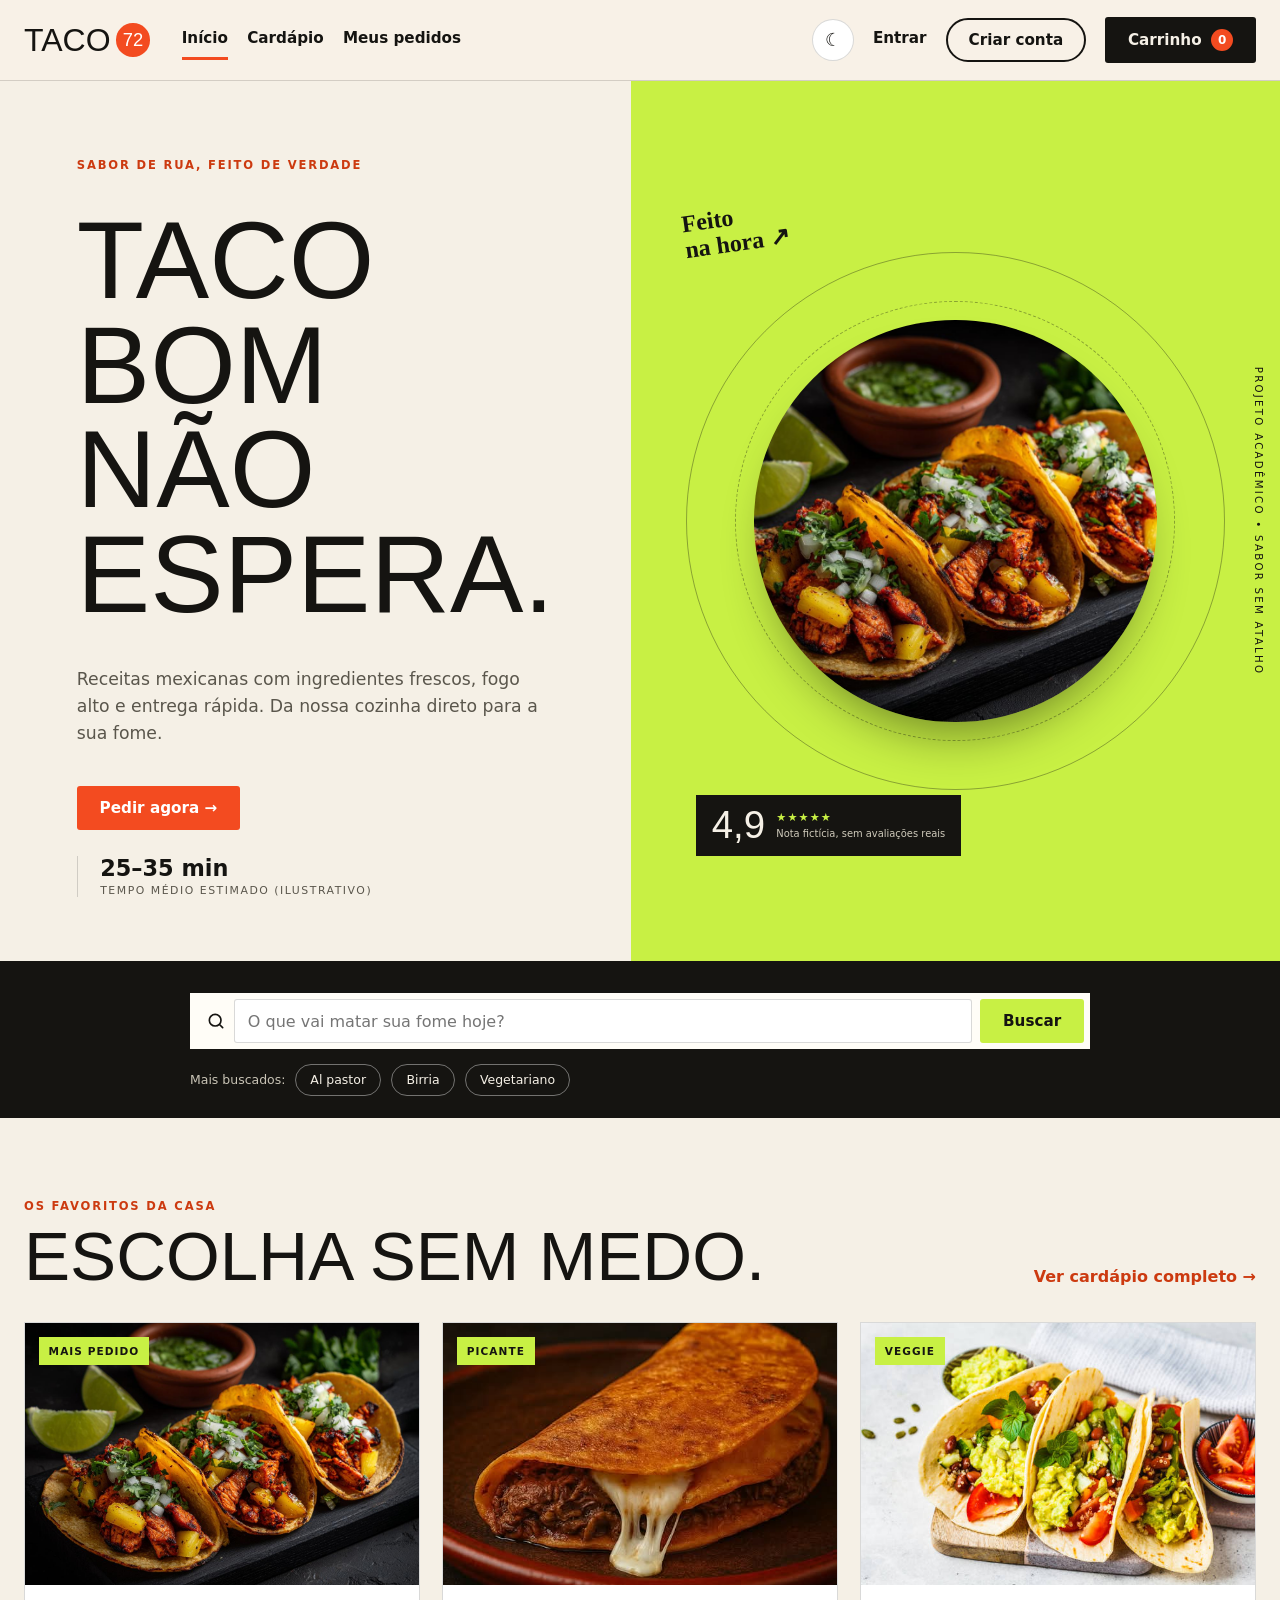
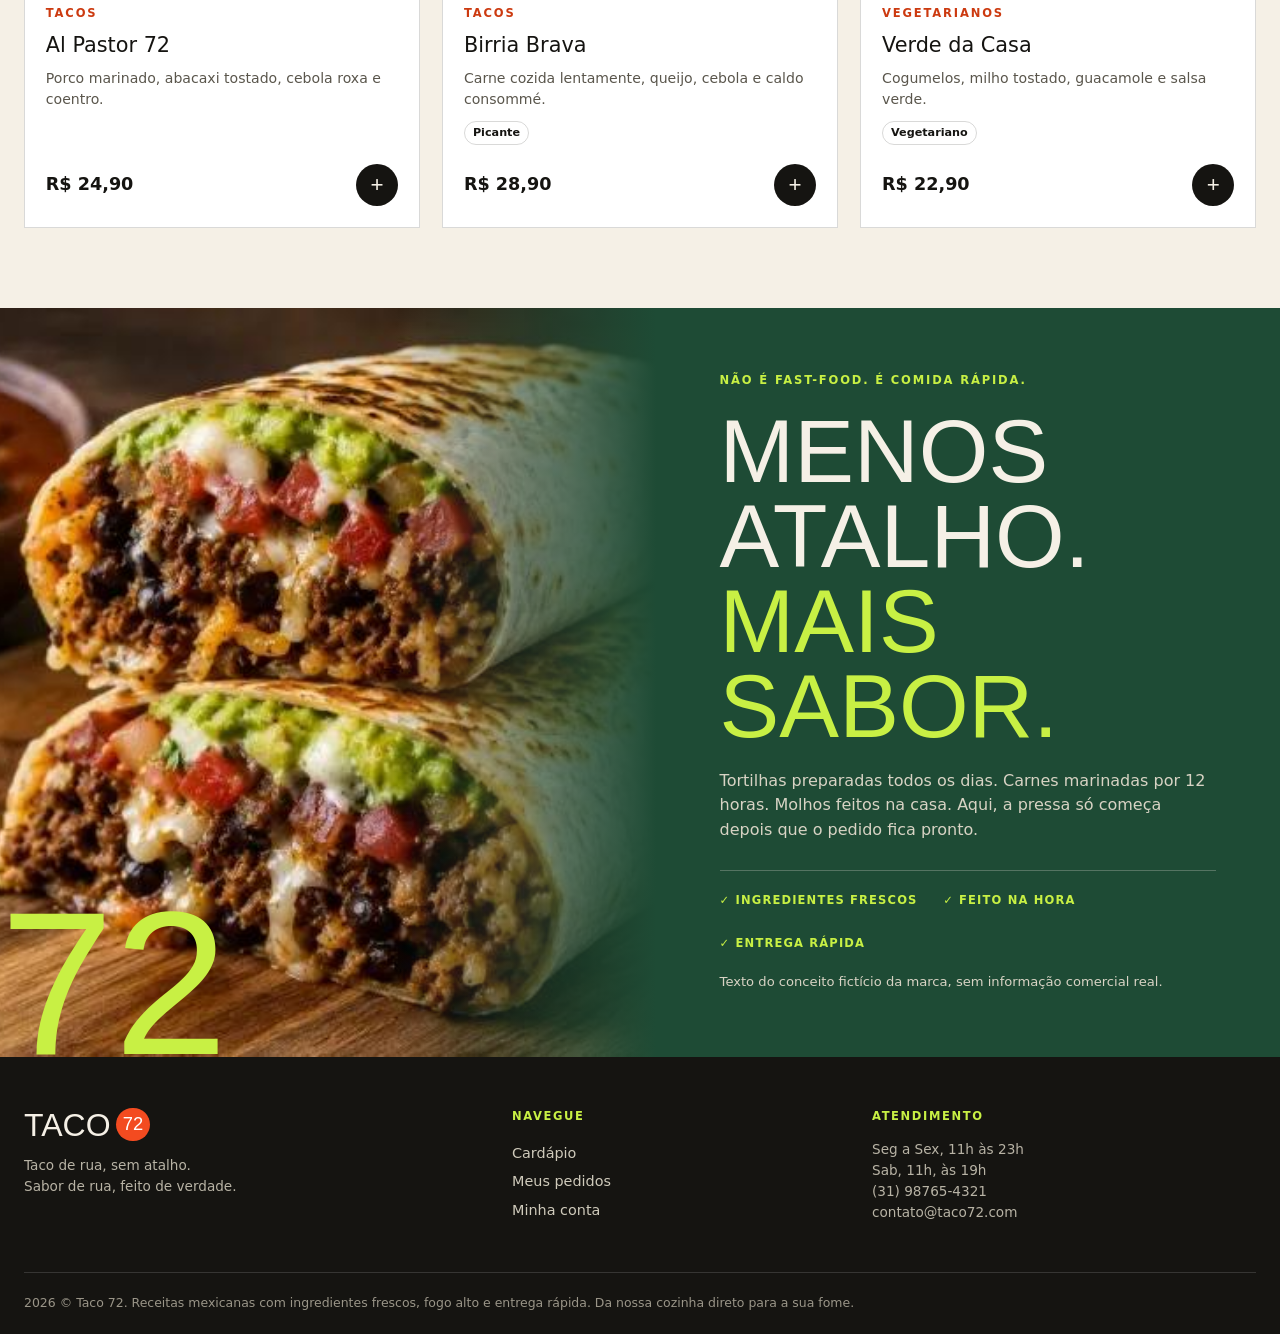
<file: index.html>
<!DOCTYPE html>
<html lang="pt-BR">
<head>
  <meta charset="utf-8">
  <meta name="viewport" content="width=device-width, initial-scale=1">
  <title>TACO 72 - Tacos mexicanos com entrega</title>
  <meta name="description" content="TACO 72: site de delivery de comida mexicana feito como projeto acadêmico de front-end.">
  <link rel="icon" href="images/favicon.svg" type="image/svg+xml">
  <link rel="stylesheet" href="style.css">
  <script src="data.js"></script>
</head>

<body>

<a class="skip" href="#principal">Pular para o conteúdo</a>

<header id="site-header" class="site-header">

  <div class="wrap nav">

    <a class="logo" href="index.html" aria-label="TACO 72 - página inicial">
      <span>TACO</span>
      <b>72</b>
    </a>

    <button id="btn-menu" class="btn-menu" type="button" aria-label="Abrir menu">☰</button>

    <nav class="nav-links" aria-label="Principal">

      <div class="nav-main">
        <a class="nav-link on" href="index.html">Início</a>
        <a class="nav-link" href="cardapio.html">Cardápio</a>
        <a class="nav-link" href="pedidos.html">Meus pedidos</a>
      </div>

      <div class="nav-actions">

        <button id="btn-tema" class="btn-tema" type="button" aria-label="Alternar tema claro e escuro">
          <span class="so-claro">☾</span>
          <span class="so-escuro">☀</span>
        </button>

        <span id="conta-visitante" class="conta">
          <a class="nav-link" href="login.html">Entrar</a>
          <a class="btn btn-borda" href="cadastro.html">Criar conta</a>
        </span>

        <span id="conta-logada" class="conta" hidden>
          <a class="nav-link" href="perfil.html">Olá, <span id="nome-usuario"></span></a>
          <button id="btn-sair" class="btn btn-borda" type="button">Sair</button>
        </span>

        <a class="btn btn-escuro" href="carrinho.html">
          Carrinho
          <span id="contador" class="contador">0</span>
        </a>

      </div>
    </nav>
  </div>
</header>


<main id="principal">

<section class="hero">

  <div class="hero-esquerda">

    <p class="eyebrow">Sabor de rua, feito de verdade</p>

    <h1 class="display">Taco bom<br>não espera.</h1>

    <p class="lead">
      Receitas mexicanas com ingredientes frescos, fogo alto e entrega rápida.
      Da nossa cozinha direto para a sua fome.
    </p>

    <div class="hero-botoes">

      <a class="btn btn-laranja" href="cardapio.html">Pedir agora →</a>

      <div class="tempo">
        <strong>25–35</strong> min
        <small>Tempo médio estimado (ilustrativo)</small>
      </div>

    </div>

  </div>


  <div class="hero-direita">

    <span class="feito-na-hora">Feito<br>na hora ↗</span>

    <div class="circulo-externo">
      <div class="circulo-interno">
        <img src="images/AiPastor.jpg" alt="Ilustração de tacos al pastor">
      </div>
    </div>

    <div class="nota">
      <b>4,9</b>
      <span>
        ★★★★★
        <small>Nota fictícia, sem avaliações reais</small>
      </span>
    </div>

    <span class="texto-vertical">Projeto acadêmico • Sabor sem atalho</span>

  </div>

</section>


<section class="faixa-busca">

  <form class="busca" action="cardapio.html" method="get" role="search">

    <svg viewBox="0 0 24 24" width="20" height="20" fill="none" stroke="currentColor" stroke-width="2" stroke-linecap="round" aria-hidden="true">
      <circle cx="11" cy="11" r="7"></circle>
      <path d="m20 20-3.5-3.5"></path>
    </svg>

    <label class="sr" for="busca-home">Buscar no cardápio</label>
    <input id="busca-home" name="q" type="search" placeholder="O que vai matar sua fome hoje?" autocomplete="off">

    <button class="btn btn-limao" type="submit">Buscar</button>

  </form>

  <div class="chips">
    <span>Mais buscados:</span>
    <a class="chip" href="cardapio.html?q=al%20pastor">Al pastor</a>
    <a class="chip" href="cardapio.html?q=birria">Birria</a>
    <a class="chip" href="cardapio.html?q=vegetariano">Vegetariano</a>
  </div>

</section>


<section class="secao">

  <div class="secao-topo">

    <div>
      <span class="eyebrow">Os favoritos da casa</span>
      <h2 class="display">Escolha sem medo.</h2>
    </div>

    <a class="link-seta" href="cardapio.html">Ver cardápio completo →</a>

  </div>

  <div class="grade-cards">

      <article class="card" data-categoria="Tacos" data-vegetariano="nao" data-picante="nao">

        <div class="card-img">
          <img src="images/AiPastor.jpg" alt="Ilustração de Al Pastor 72" loading="lazy">
          <span class="tag">MAIS PEDIDO</span>
        </div>

        <div class="card-body">
          <span class="eyebrow">Tacos</span>
          <h3>Al Pastor 72</h3>
          <p class="desc">Porco marinado, abacaxi tostado, cebola roxa e coentro.</p>

          <div class="card-rodape">
            <strong class="preco">R$ 24,90</strong>
            <button class="add" type="button" data-id="1" data-nome="Al Pastor 72" data-preco="24.90" data-img="al-pastor.svg" aria-label="Adicionar Al Pastor 72 ao carrinho">+</button>
          </div>
        </div>

      </article>

      <article class="card" data-categoria="Tacos" data-vegetariano="nao" data-picante="sim">

        <div class="card-img">
          <img src="images/BirriaBrava.jpg" alt="Ilustração de Birria Brava" loading="lazy">
          <span class="tag">PICANTE</span>
        </div>

        <div class="card-body">
          <span class="eyebrow">Tacos</span>
          <h3>Birria Brava</h3>
          <p class="desc">Carne cozida lentamente, queijo, cebola e caldo consommé.</p>
          <p class="marcas">
            <span class="marca">Picante</span>
          </p>

          <div class="card-rodape">
            <strong class="preco">R$ 28,90</strong>
            <button class="add" type="button" data-id="2" data-nome="Birria Brava" data-preco="28.90" data-img="birria.svg" aria-label="Adicionar Birria Brava ao carrinho">+</button>
          </div>
        </div>
      </article>

      <article class="card" data-categoria="Vegetarianos" data-vegetariano="sim" data-picante="nao">

        <div class="card-img">
          <img src="images/VerdeCasa.jpg" alt="Ilustração de Verde da Casa" loading="lazy">
          <span class="tag">VEGGIE</span>
        </div>

        <div class="card-body">
          <span class="eyebrow">Vegetarianos</span>
          <h3>Verde da Casa</h3>
          <p class="desc">Cogumelos, milho tostado, guacamole e salsa verde.</p>
          <p class="marcas">
            <span class="marca">Vegetariano</span>
          </p>

          <div class="card-rodape">
            <strong class="preco">R$ 22,90</strong>
            <button class="add" type="button" data-id="3" data-nome="Verde da Casa" data-preco="22.90" data-img="verde.svg" aria-label="Adicionar Verde da Casa ao carrinho">+</button>
          </div>
        </div>

      </article>

  </div>
</section>


<section class="institucional">

  <div class="inst-imagem">
    <img src="images/BurritoGrande.jpg" alt="Ilustração de uma mesa colorida com molhos e tacos">
    <span class="numero-72" aria-hidden="true">72</span>
  </div>

  <div class="inst-texto">

    <span class="eyebrow">Não é fast-food. É comida rápida.</span>

    <h2 class="display">Menos<br>atalho.<br><span>Mais sabor.</span></h2>

    <p>
      Tortilhas preparadas todos os dias. Carnes marinadas por 12 horas.
      Molhos feitos na casa. Aqui, a pressa só começa depois que o pedido fica pronto.
    </p>

    <ul class="indicadores">
      <li>✓ INGREDIENTES FRESCOS</li>
      <li>✓ FEITO NA HORA</li>
      <li>✓ ENTREGA RÁPIDA</li>
    </ul>

    <p class="note">Texto do conceito fictício da marca, sem informação comercial real.</p>

  </div>
</section>
</main>


<footer class="site-footer">

  <div class="wrap rodape-colunas">

    <div>
      <a class="logo" href="index.html" aria-label="TACO 72">
        <span>TACO</span>
        <b>72</b>
      </a>
      <p class="rodape-texto">
        Taco de rua, sem atalho.<br>
        Sabor de rua, feito de verdade.
      </p>
    </div>

    <nav aria-label="Navegue">
      <h2 class="rodape-titulo">Navegue</h2>
      <a href="cardapio.html">Cardápio</a>
      <a href="pedidos.html">Meus pedidos</a>
      <a href="perfil.html">Minha conta</a>
    </nav>

    <div>
      <h2 class="rodape-titulo">Atendimento </h2>
      <p class="rodape-texto">
        Seg a Sex, 11h às 23h<br>
        Sab, 11h, às 19h <br>
        (31) 98765-4321<br>
        contato@taco72.com
      </p>
    </div>

  </div>

  <div class="wrap rodape-fim">
    <p>2026 © <span id="ano"></span> Taco 72. Receitas mexicanas com ingredientes frescos, fogo alto e entrega rápida. Da nossa cozinha direto para a sua fome.</p>
  </div>

</footer>


<script src="main.js"></script>


</body>
</html>
</file>
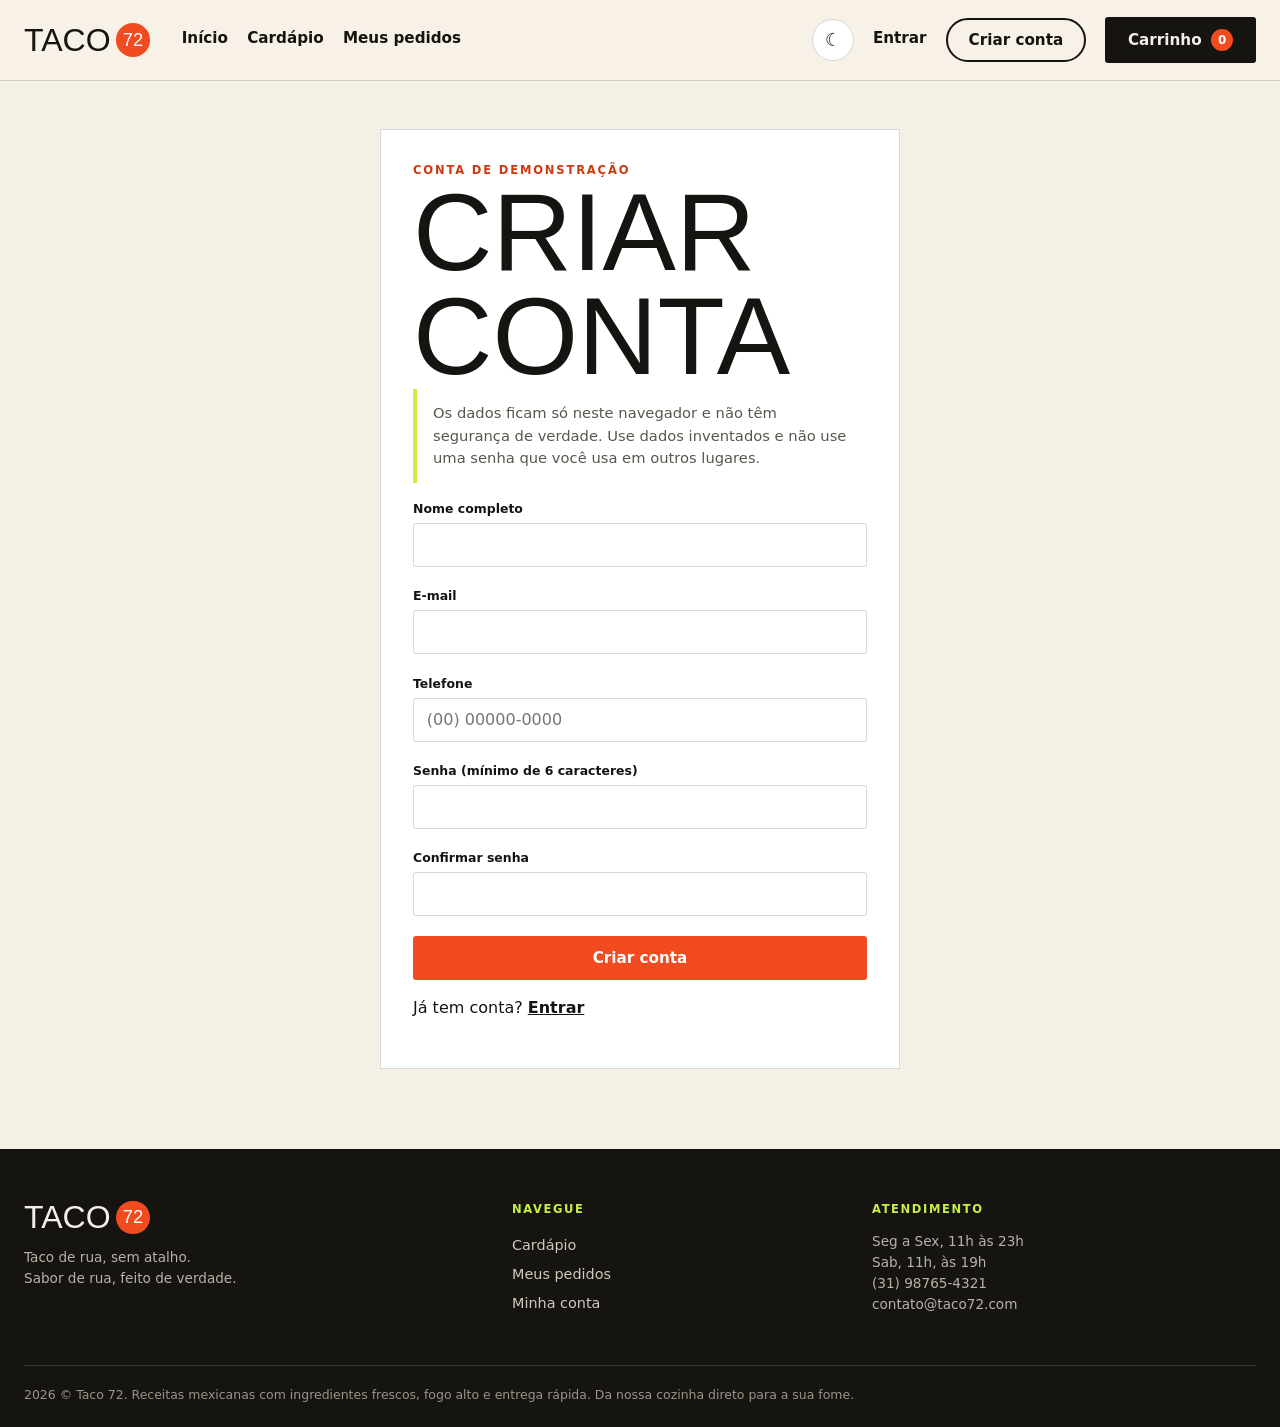
<file: cadastro.html>
<!DOCTYPE html>
<html lang="pt-BR">
<head>
  <meta charset="utf-8">
  <meta name="viewport" content="width=device-width, initial-scale=1">
  <title>Criar conta - TACO 72</title>
  <meta name="description" content="Crie uma conta de demonstração no TACO 72.">
  <link rel="icon" href="images/favicon.svg" type="image/svg+xml">
  <link rel="stylesheet" href="style.css">
  <script src="data.js"></script>
</head>

<body>

<a class="skip" href="#principal">Pular para o conteúdo</a>

<header id="site-header" class="site-header">

  <div class="wrap nav">

    <a class="logo" href="index.html" aria-label="TACO 72 - página inicial">
      <span>TACO</span>
      <b>72</b>
    </a>

    <button id="btn-menu" class="btn-menu" type="button" aria-label="Abrir menu">☰</button>

    <nav class="nav-links" aria-label="Principal">

      <div class="nav-main">
        <a class="nav-link" href="index.html">Início</a>
        <a class="nav-link" href="cardapio.html">Cardápio</a>
        <a class="nav-link" href="pedidos.html">Meus pedidos</a>
      </div>

      <div class="nav-actions">

        <button id="btn-tema" class="btn-tema" type="button" aria-label="Alternar tema claro e escuro">
          <span class="so-claro">☾</span>
          <span class="so-escuro">☀</span>
        </button>

        <span id="conta-visitante" class="conta">
          <a class="nav-link" href="login.html">Entrar</a>
          <a class="btn btn-borda" href="cadastro.html">Criar conta</a>
        </span>

        <span id="conta-logada" class="conta" hidden>
          <a class="nav-link" href="perfil.html">Olá, <span id="nome-usuario"></span></a>
          <button id="btn-sair" class="btn btn-borda" type="button">Sair</button>
        </span>

        <a class="btn btn-escuro" href="carrinho.html">
          Carrinho
          <span id="contador" class="contador">0</span>
        </a>

      </div>

    </nav>
  </div>
</header>


<main id="principal">

<div class="caixa-form">

  <span class="eyebrow">Conta de demonstração</span>
  <h1 class="display">Criar conta</h1>

  <p class="mensagem aviso note">
    Os dados ficam só neste navegador e não têm segurança de verdade.
    Use dados inventados e não use uma senha que você usa em outros lugares.
  </p>

  <p id="msg-erro" class="mensagem problema" role="alert" hidden>Confira os campos marcados em vermelho.</p>
  <p id="msg-ok" class="mensagem" role="status" hidden>Conta criada! Redirecionando...</p>

  <form id="form-cadastro" novalidate>

    <label>
      <span>Nome completo</span>
      <input type="text" id="nome" autocomplete="name" data-tipo="texto" data-erro="Digite seu nome completo.">
      <small class="erro"></small>
    </label>

    <label>
      <span>E-mail</span>
      <input type="email" id="email" autocomplete="email" data-tipo="email" data-erro="Digite um e-mail válido." data-erro-repetido="Esse e-mail já está cadastrado.">
      <small class="erro"></small>
    </label>

    <label>
      <span>Telefone</span>
      <input type="tel" id="telefone" inputmode="numeric" placeholder="(00) 00000-0000" autocomplete="tel" data-mascara="telefone" data-tipo="telefone" data-erro="Digite o telefone com DDD.">
      <small class="erro"></small>
    </label>

    <label>
      <span>Senha (mínimo de 6 caracteres)</span>
      <input type="password" id="senha" autocomplete="new-password" data-tipo="senha" data-erro="A senha precisa ter pelo menos 6 caracteres.">
      <small class="erro"></small>
    </label>

    <label>
      <span>Confirmar senha</span>
      <input type="password" id="senha2" autocomplete="new-password" data-tipo="igual" data-igual="senha" data-erro="As senhas não são iguais.">
      <small class="erro"></small>
    </label>

    <button class="btn btn-laranja" type="submit">Criar conta</button>

  </form>

  <p>Já tem conta? <a href="login.html"><strong>Entrar</strong></a></p>

</div>

</main>


<footer class="site-footer">

  <div class="wrap rodape-colunas">

    <div>
      <a class="logo" href="index.html" aria-label="TACO 72">
        <span>TACO</span>
        <b>72</b>
      </a>
      <p class="rodape-texto">
        Taco de rua, sem atalho.<br>
        Sabor de rua, feito de verdade.
      </p>
    </div>

    <nav aria-label="Navegue">
      <h2 class="rodape-titulo">Navegue</h2>
      <a href="cardapio.html">Cardápio</a>
      <a href="pedidos.html">Meus pedidos</a>
      <a href="perfil.html">Minha conta</a>
    </nav>

    <div>
      <h2 class="rodape-titulo">Atendimento </h2>
      <p class="rodape-texto">
        Seg a Sex, 11h às 23h<br>
        Sab, 11h, às 19h <br>
        (31) 98765-4321<br>
        contato@taco72.com
      </p>
    </div>

  </div>

  <div class="wrap rodape-fim">
    <p>2026 © <span id="ano"></span> Taco 72. Receitas mexicanas com ingredientes frescos, fogo alto e entrega rápida. Da nossa cozinha direto para a sua fome.</p>
  </div>

</footer>


<script src="main.js"></script>
<script src="autenticacao.js"></script>

</body>
</html>
</file>
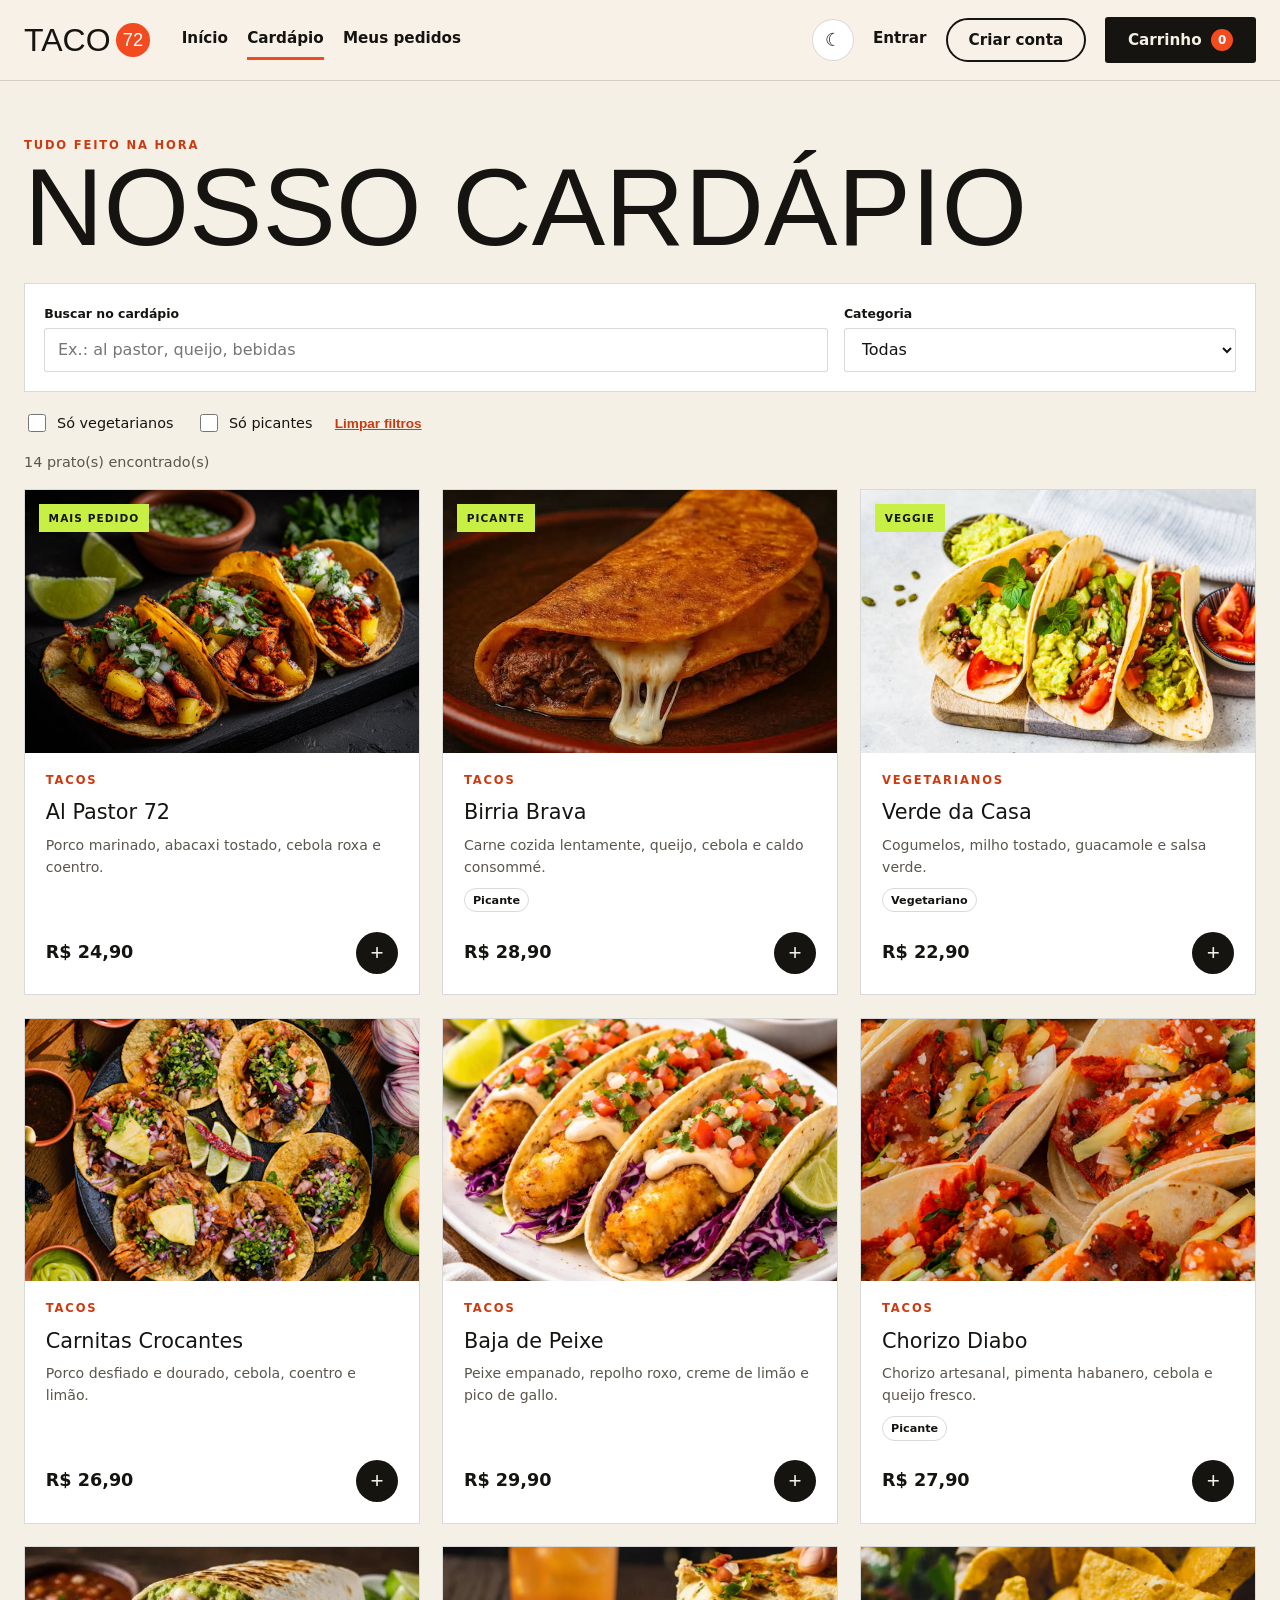
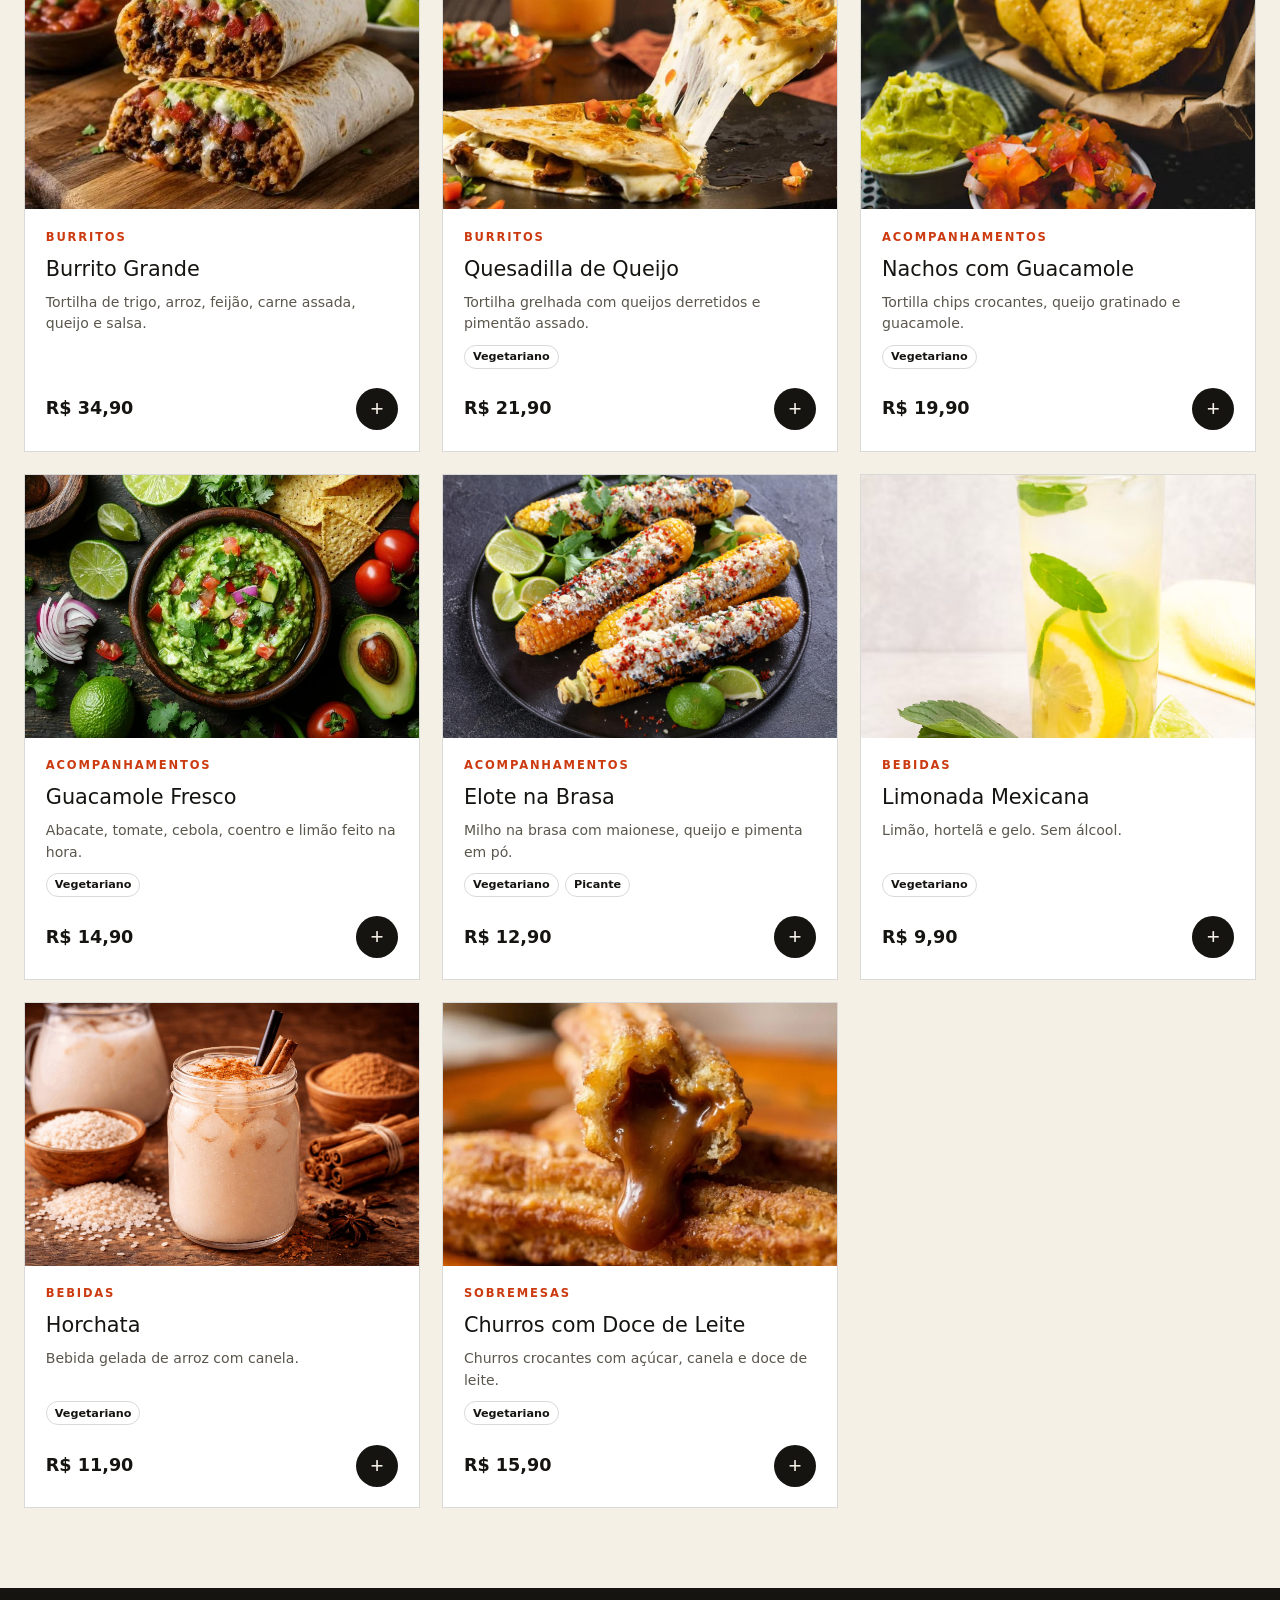
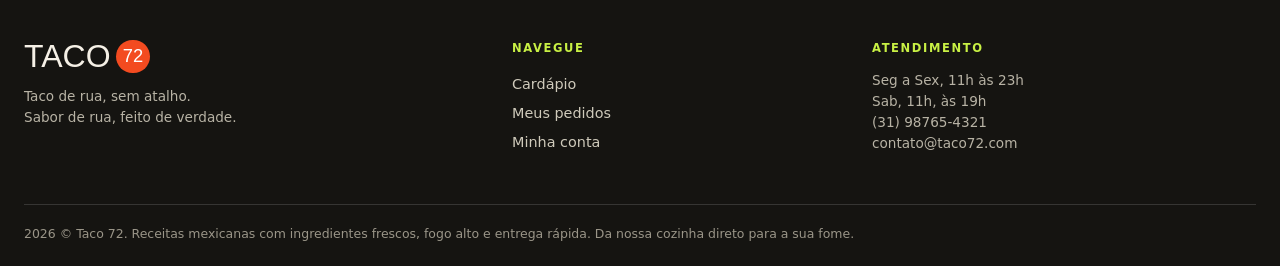
<file: cardapio.html>
<!DOCTYPE html>
<html lang="pt-BR">
<head>
  <meta charset="utf-8">
  <meta name="viewport" content="width=device-width, initial-scale=1">
  <title>Cardápio - TACO 72</title>
  <meta name="description" content="Cardápio do TACO 72 com busca e filtro por categoria.">
  <link rel="icon" href="images/favicon.svg" type="image/svg+xml">
  <link rel="stylesheet" href="style.css">
  <script src="data.js"></script>
</head>

<body>

<a class="skip" href="#principal">Pular para o conteúdo</a>

<header id="site-header" class="site-header">

  <div class="wrap nav">

    <a class="logo" href="index.html" aria-label="TACO 72 - página inicial">
      <span>TACO</span>
      <b>72</b>
    </a>

    <button id="btn-menu" class="btn-menu" type="button" aria-label="Abrir menu">☰</button>

    <nav class="nav-links" aria-label="Principal">

      <div class="nav-main">
        <a class="nav-link" href="index.html">Início</a>
        <a class="nav-link on" href="cardapio.html">Cardápio</a>
        <a class="nav-link" href="pedidos.html">Meus pedidos</a>
      </div>

      <div class="nav-actions">

        <button id="btn-tema" class="btn-tema" type="button" aria-label="Alternar tema claro e escuro">
          <span class="so-claro">☾</span>
          <span class="so-escuro">☀</span>
        </button>

        <span id="conta-visitante" class="conta">
          <a class="nav-link" href="login.html">Entrar</a>
          <a class="btn btn-borda" href="cadastro.html">Criar conta</a>
        </span>

        <span id="conta-logada" class="conta" hidden>
          <a class="nav-link" href="perfil.html">Olá, <span id="nome-usuario"></span></a>
          <button id="btn-sair" class="btn btn-borda" type="button">Sair</button>
        </span>

        <a class="btn btn-escuro" href="carrinho.html">
          Carrinho
          <span id="contador" class="contador">0</span>
        </a>

      </div>

    </nav>
  </div>
</header>


<main id="principal">

<div class="pagina">

  <div class="pagina-topo">
    <span class="eyebrow">Tudo feito na hora</span>
    <h1 class="display">Nosso cardápio</h1>
  </div>


  <form id="filtros" class="filtros" role="search">

    <label>
      <span>Buscar no cardápio</span>
      <input id="busca" type="search" placeholder="Ex.: al pastor, queijo, bebidas" autocomplete="off">
    </label>

    <label>
      <span>Categoria</span>
      <select id="categoria">
        <option value="">Todas</option>
        <option value="Tacos">Tacos</option>
        <option value="Vegetarianos">Vegetarianos</option>
        <option value="Burritos">Burritos</option>
        <option value="Acompanhamentos">Acompanhamentos</option>
        <option value="Bebidas">Bebidas</option>
        <option value="Sobremesas">Sobremesas</option>
      </select>
    </label>

  </form>


  <div class="opcoes">

    <label class="opcao">
      <input type="checkbox" id="so-vegetarianos">
      Só vegetarianos
    </label>

    <label class="opcao">
      <input type="checkbox" id="so-picantes">
      Só picantes
    </label>

    <button id="limpar" class="link-btn" type="button">Limpar filtros</button>

  </div>


  <p class="contagem"><span id="quantos">14</span> prato(s) encontrado(s)</p>


  <div class="grade-cards">

      <article class="card" data-categoria="Tacos" data-vegetariano="nao" data-picante="nao">

        <div class="card-img">
          <img src="images/AiPastor.jpg" alt="Ilustração de Al Pastor 72" loading="lazy">
          <span class="tag">MAIS PEDIDO</span>
        </div>

        <div class="card-body">
          <span class="eyebrow">Tacos</span>
          <h3>Al Pastor 72</h3>
          <p class="desc">Porco marinado, abacaxi tostado, cebola roxa e coentro.</p>

          <div class="card-rodape">
            <strong class="preco">R$ 24,90</strong>
            <button class="add" type="button" data-id="1" data-nome="Al Pastor 72" data-preco="24.90" data-img="al-pastor.svg" aria-label="Adicionar Al Pastor 72 ao carrinho">+</button>
          </div>
        </div>

      </article>

      <article class="card" data-categoria="Tacos" data-vegetariano="nao" data-picante="sim">

        <div class="card-img">
          <img src="images/BirriaBrava.jpg" alt="Ilustração de Birria Brava" loading="lazy">
          <span class="tag">PICANTE</span>
        </div>

        <div class="card-body">
          <span class="eyebrow">Tacos</span>
          <h3>Birria Brava</h3>
          <p class="desc">Carne cozida lentamente, queijo, cebola e caldo consommé.</p>
          <p class="marcas">
            <span class="marca">Picante</span>
          </p>

          <div class="card-rodape">
            <strong class="preco">R$ 28,90</strong>
            <button class="add" type="button" data-id="2" data-nome="Birria Brava" data-preco="28.90" data-img="birria.svg" aria-label="Adicionar Birria Brava ao carrinho">+</button>
          </div>
        </div>

      </article>

      <article class="card" data-categoria="Vegetarianos" data-vegetariano="sim" data-picante="nao">

        <div class="card-img">
          <img src="images/VerdeCasa.jpg" alt="Ilustração de Verde da Casa" loading="lazy">
          <span class="tag">VEGGIE</span>
        </div>

        <div class="card-body">
          <span class="eyebrow">Vegetarianos</span>
          <h3>Verde da Casa</h3>
          <p class="desc">Cogumelos, milho tostado, guacamole e salsa verde.</p>
          <p class="marcas">
            <span class="marca">Vegetariano</span>
          </p>

          <div class="card-rodape">
            <strong class="preco">R$ 22,90</strong>
            <button class="add" type="button" data-id="3" data-nome="Verde da Casa" data-preco="22.90" data-img="verde.svg" aria-label="Adicionar Verde da Casa ao carrinho">+</button>
          </div>
        </div>

      </article>

      <article class="card" data-categoria="Tacos" data-vegetariano="nao" data-picante="nao">

        <div class="card-img">
          <img src="images/Carnitas.jpg" alt="Ilustração de Carnitas Crocantes" loading="lazy">
        </div>

        <div class="card-body">
          <span class="eyebrow">Tacos</span>
          <h3>Carnitas Crocantes</h3>
          <p class="desc">Porco desfiado e dourado, cebola, coentro e limão.</p>

          <div class="card-rodape">
            <strong class="preco">R$ 26,90</strong>
            <button class="add" type="button" data-id="4" data-nome="Carnitas Crocantes" data-preco="26.90" data-img="carnitas.svg" aria-label="Adicionar Carnitas Crocantes ao carrinho">+</button>
          </div>
        </div>

      </article>

      <article class="card" data-categoria="Tacos" data-vegetariano="nao" data-picante="nao">

        <div class="card-img">
          <img src="images/BajaPeixe.jpg" alt="Ilustração de Baja de Peixe" loading="lazy">
        </div>

        <div class="card-body">
          <span class="eyebrow">Tacos</span>
          <h3>Baja de Peixe</h3>
          <p class="desc">Peixe empanado, repolho roxo, creme de limão e pico de gallo.</p>

          <div class="card-rodape">
            <strong class="preco">R$ 29,90</strong>
            <button class="add" type="button" data-id="5" data-nome="Baja de Peixe" data-preco="29.90" data-img="peixe.svg" aria-label="Adicionar Baja de Peixe ao carrinho">+</button>
          </div>
        </div>

      </article>

      <article class="card" data-categoria="Tacos" data-vegetariano="nao" data-picante="sim">

        <div class="card-img">
          <img src="images/Chorizo.jpg" alt="Ilustração de Chorizo Diabo" loading="lazy">
        </div>

        <div class="card-body">
          <span class="eyebrow">Tacos</span>
          <h3>Chorizo Diabo</h3>
          <p class="desc">Chorizo artesanal, pimenta habanero, cebola e queijo fresco.</p>
          <p class="marcas">
            <span class="marca">Picante</span>
          </p>

          <div class="card-rodape">
            <strong class="preco">R$ 27,90</strong>
            <button class="add" type="button" data-id="6" data-nome="Chorizo Diabo" data-preco="27.90" data-img="chorizo.svg" aria-label="Adicionar Chorizo Diabo ao carrinho">+</button>
          </div>
        </div>

      </article>

      <article class="card" data-categoria="Burritos" data-vegetariano="nao" data-picante="nao">

        <div class="card-img">
          <img src="images/BurritoGrande.jpg" alt="Ilustração de Burrito Grande" loading="lazy">
        </div>

        <div class="card-body">
          <span class="eyebrow">Burritos</span>
          <h3>Burrito Grande</h3>
          <p class="desc">Tortilha de trigo, arroz, feijão, carne assada, queijo e salsa.</p>

          <div class="card-rodape">
            <strong class="preco">R$ 34,90</strong>
            <button class="add" type="button" data-id="7" data-nome="Burrito Grande" data-preco="34.90" data-img="burrito.svg" aria-label="Adicionar Burrito Grande ao carrinho">+</button>
          </div>
        </div>

      </article>

      <article class="card" data-categoria="Burritos" data-vegetariano="sim" data-picante="nao">

        <div class="card-img">
          <img src="images/Quesadilha.jpg" alt="Ilustração de Quesadilla de Queijo" loading="lazy">
        </div>

        <div class="card-body">
          <span class="eyebrow">Burritos</span>
          <h3>Quesadilla de Queijo</h3>
          <p class="desc">Tortilha grelhada com queijos derretidos e pimentão assado.</p>
          <p class="marcas">
            <span class="marca">Vegetariano</span>
          </p>

          <div class="card-rodape">
            <strong class="preco">R$ 21,90</strong>
            <button class="add" type="button" data-id="8" data-nome="Quesadilla de Queijo" data-preco="21.90" data-img="quesadilla.svg" aria-label="Adicionar Quesadilla de Queijo ao carrinho">+</button>
          </div>
        </div>

      </article>

      <article class="card" data-categoria="Acompanhamentos" data-vegetariano="sim" data-picante="nao">

        <div class="card-img">
          <img src="images/NachosGua.jpg" alt="Ilustração de Nachos com Guacamole" loading="lazy">
        </div>

        <div class="card-body">
          <span class="eyebrow">Acompanhamentos</span>
          <h3>Nachos com Guacamole</h3>
          <p class="desc">Tortilla chips crocantes, queijo gratinado e guacamole.</p>
          <p class="marcas">
            <span class="marca">Vegetariano</span>
          </p>

          <div class="card-rodape">
            <strong class="preco">R$ 19,90</strong>
            <button class="add" type="button" data-id="9" data-nome="Nachos com Guacamole" data-preco="19.90" data-img="nachos.svg" aria-label="Adicionar Nachos com Guacamole ao carrinho">+</button>
          </div>
        </div>

      </article>

      <article class="card" data-categoria="Acompanhamentos" data-vegetariano="sim" data-picante="nao">

        <div class="card-img">
          <img src="images/Guacamole.jpg" alt="Ilustração de Guacamole Fresco" loading="lazy">
        </div>

        <div class="card-body">
          <span class="eyebrow">Acompanhamentos</span>
          <h3>Guacamole Fresco</h3>
          <p class="desc">Abacate, tomate, cebola, coentro e limão feito na hora.</p>
          <p class="marcas">
            <span class="marca">Vegetariano</span>
          </p>

          <div class="card-rodape">
            <strong class="preco">R$ 14,90</strong>
            <button class="add" type="button" data-id="10" data-nome="Guacamole Fresco" data-preco="14.90" data-img="guacamole.svg" aria-label="Adicionar Guacamole Fresco ao carrinho">+</button>
          </div>
        </div>

      </article>

      <article class="card" data-categoria="Acompanhamentos" data-vegetariano="sim" data-picante="sim">

        <div class="card-img">
          <img src="images/EloteBrasa.jpg" alt="Ilustração de Elote na Brasa" loading="lazy">
        </div>

        <div class="card-body">
          <span class="eyebrow">Acompanhamentos</span>
          <h3>Elote na Brasa</h3>
          <p class="desc">Milho na brasa com maionese, queijo e pimenta em pó.</p>
          <p class="marcas">
            <span class="marca">Vegetariano</span>
            <span class="marca">Picante</span>
          </p>

          <div class="card-rodape">
            <strong class="preco">R$ 12,90</strong>
            <button class="add" type="button" data-id="11" data-nome="Elote na Brasa" data-preco="12.90" data-img="elote.svg" aria-label="Adicionar Elote na Brasa ao carrinho">+</button>
          </div>
        </div>

      </article>

      <article class="card" data-categoria="Bebidas" data-vegetariano="sim" data-picante="nao">

        <div class="card-img">
          <img src="images/Limonada.jpg" alt="Ilustração de Limonada Mexicana" loading="lazy">
        </div>

        <div class="card-body">
          <span class="eyebrow">Bebidas</span>
          <h3>Limonada Mexicana</h3>
          <p class="desc">Limão, hortelã e gelo. Sem álcool.</p>
          <p class="marcas">
            <span class="marca">Vegetariano</span>
          </p>

          <div class="card-rodape">
            <strong class="preco">R$ 9,90</strong>
            <button class="add" type="button" data-id="12" data-nome="Limonada Mexicana" data-preco="9.90" data-img="limonada.svg" aria-label="Adicionar Limonada Mexicana ao carrinho">+</button>
          </div>
        </div>

      </article>

      <article class="card" data-categoria="Bebidas" data-vegetariano="sim" data-picante="nao">

        <div class="card-img">
          <img src="images/Horchata.jpg" alt="Ilustração de Horchata" loading="lazy">
        </div>

        <div class="card-body">
          <span class="eyebrow">Bebidas</span>
          <h3>Horchata</h3>
          <p class="desc">Bebida gelada de arroz com canela.</p>
          <p class="marcas">
            <span class="marca">Vegetariano</span>
          </p>

          <div class="card-rodape">
            <strong class="preco">R$ 11,90</strong>
            <button class="add" type="button" data-id="13" data-nome="Horchata" data-preco="11.90" data-img="horchata.svg" aria-label="Adicionar Horchata ao carrinho">+</button>
          </div>
        </div>

      </article>

      <article class="card" data-categoria="Sobremesas" data-vegetariano="sim" data-picante="nao">

        <div class="card-img">
          <img src="images/Churros.jpg" alt="Ilustração de Churros com Doce de Leite" loading="lazy">
        </div>

        <div class="card-body">
          <span class="eyebrow">Sobremesas</span>
          <h3>Churros com Doce de Leite</h3>
          <p class="desc">Churros crocantes com açúcar, canela e doce de leite.</p>
          <p class="marcas">
            <span class="marca">Vegetariano</span>
          </p>

          <div class="card-rodape">
            <strong class="preco">R$ 15,90</strong>
            <button class="add" type="button" data-id="14" data-nome="Churros com Doce de Leite" data-preco="15.90" data-img="churros.svg" aria-label="Adicionar Churros com Doce de Leite ao carrinho">+</button>
          </div>
        </div>

      </article>

  </div>


  <div id="sem-resultado" class="vazio" hidden>
    <h2 class="display">Nada por aqui.</h2>
    <p>Nenhum prato combina com essa busca. Tente outra palavra ou limpe os filtros.</p>
    <button id="limpar-2" class="btn btn-laranja" type="button">Limpar filtros</button>
  </div>

</div>
</main>


<footer class="site-footer">
  <div class="wrap rodape-colunas">

    <div>
      <a class="logo" href="index.html" aria-label="TACO 72">
        <span>TACO</span>
        <b>72</b>
      </a>
      <p class="rodape-texto">
        Taco de rua, sem atalho.<br>
        Sabor de rua, feito de verdade.
      </p>
    </div>

    <nav aria-label="Navegue">
      <h2 class="rodape-titulo">Navegue</h2>
      <a href="cardapio.html">Cardápio</a>
      <a href="pedidos.html">Meus pedidos</a>
      <a href="perfil.html">Minha conta</a>
    </nav>

    <div>
      <h2 class="rodape-titulo">Atendimento </h2>
      <p class="rodape-texto">
        Seg a Sex, 11h às 23h<br>
        Sab, 11h, às 19h <br>
        (31) 98765-4321<br>
        contato@taco72.com
      </p>
    </div>

  </div>

  <div class="wrap rodape-fim">
    <p>2026 © <span id="ano"></span> Taco 72. Receitas mexicanas com ingredientes frescos, fogo alto e entrega rápida. Da nossa cozinha direto para a sua fome.</p>
  </div>
</footer>


<script src="main.js"></script>
<script src="cardapio.js"></script>

</body>
</html>
</file>
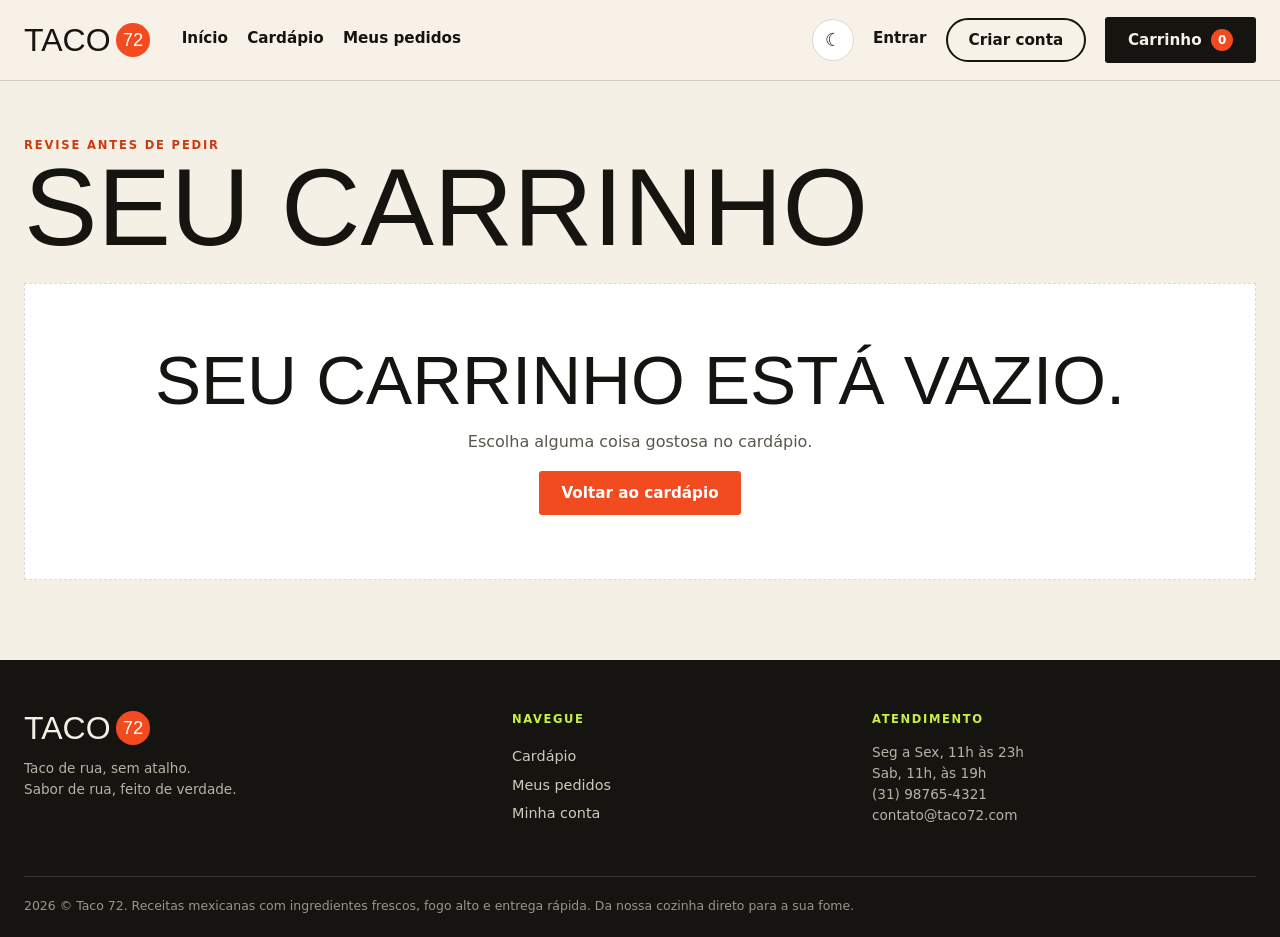
<file: carrinho.html>
<!DOCTYPE html>
<html lang="pt-BR">
<head>
  <meta charset="utf-8">
  <meta name="viewport" content="width=device-width, initial-scale=1">
  <title>Carrinho - TACO 72</title>
  <meta name="description" content="Veja os itens do carrinho e finalize seu pedido de demonstração.">
  <link rel="icon" href="images/favicon.svg" type="image/svg+xml">
  <link rel="stylesheet" href="style.css">
  <script src="data.js"></script>
</head>

<body>

<a class="skip" href="#principal">Pular para o conteúdo</a>

<header id="site-header" class="site-header">

  <div class="wrap nav">

    <a class="logo" href="index.html" aria-label="TACO 72 - página inicial">
      <span>TACO</span>
      <b>72</b>
    </a>

    <button id="btn-menu" class="btn-menu" type="button" aria-label="Abrir menu">☰</button>

    <nav class="nav-links" aria-label="Principal">

      <div class="nav-main">
        <a class="nav-link" href="index.html">Início</a>
        <a class="nav-link" href="cardapio.html">Cardápio</a>
        <a class="nav-link" href="pedidos.html">Meus pedidos</a>
      </div>

      <div class="nav-actions">

        <button id="btn-tema" class="btn-tema" type="button" aria-label="Alternar tema claro e escuro">
          <span class="so-claro">☾</span>
          <span class="so-escuro">☀</span>
        </button>

        <span id="conta-visitante" class="conta">
          <a class="nav-link" href="login.html">Entrar</a>
          <a class="btn btn-borda" href="cadastro.html">Criar conta</a>
        </span>

        <span id="conta-logada" class="conta" hidden>
          <a class="nav-link" href="perfil.html">Olá, <span id="nome-usuario"></span></a>
          <button id="btn-sair" class="btn btn-borda" type="button">Sair</button>
        </span>

        <a class="btn btn-escuro" href="carrinho.html">
          Carrinho
          <span id="contador" class="contador">0</span>
        </a>

      </div>
    </nav>
  </div>
</header>


<main id="principal">

<div class="pagina">

  <div class="pagina-topo">
    <span class="eyebrow">Revise antes de pedir</span>
    <h1 class="display">Seu carrinho</h1>
  </div>


  <div id="carrinho-vazio" class="vazio" hidden>
    <h2 class="display">Seu carrinho está vazio.</h2>
    <p>Escolha alguma coisa gostosa no cardápio.</p>
    <a class="btn btn-laranja" href="cardapio.html">Voltar ao cardápio</a>
  </div>


  <div id="carrinho-conteudo" class="carrinho-grade" hidden>

    <ul id="lista-itens" class="lista-itens"></ul>

    <aside id="resumo" class="resumo" data-taxa="6.90">

      <h2>Resumo</h2>

      <div class="resumo-linha">
        <span>Subtotal</span>
        <span>R$ <span id="subtotal"></span></span>
      </div>

      <div class="resumo-linha">
        <span>Taxa de entrega</span>
        <span>R$ <span id="taxa"></span></span>
      </div>

      <div class="resumo-linha total">
        <span>Total</span>
        <span>R$ <span id="total"></span></span>
      </div>

      <button id="btn-finalizar" class="btn btn-laranja" type="button">Finalizar pedido</button>
      <a class="btn btn-borda" href="cardapio.html">Continuar comprando</a>

    </aside>
  </div>


  <section id="finalizar" hidden>

    <h2 class="display">Finalizar pedido</h2>

    <p class="note">
      Demonstração: o pedido fica salvo só neste navegador, ninguém recebe e nada é cobrado.
      Não digite dados de cartão.
    </p>

    <p id="msg-erro" class="mensagem problema" role="alert" hidden>
      Confira os campos marcados em vermelho e escolha a forma de pagamento.
    </p>

    <form id="form-pedido" novalidate>

      <fieldset>
        <legend>Seus dados</legend>

        <div class="grade-form">

          <label class="dobro">
            <span>Nome completo</span>
            <input type="text" id="nome" data-tipo="texto" data-erro="Digite seu nome completo.">
            <small class="erro"></small>
          </label>

          <label>
            <span>Telefone</span>
            <input type="tel" id="telefone" inputmode="numeric" data-mascara="telefone" data-tipo="telefone" data-erro="Digite o telefone com DDD.">
            <small class="erro"></small>
          </label>

        </div>
      </fieldset>


      <fieldset>
        <legend>Endereço de entrega</legend>

        <div class="grade-form">

        <label>
          <span>CEP</span>
          <input type="text" id="cep" inputmode="numeric" placeholder="00000-000" maxlength="9" data-mascara="cep" data-tipo="cep" data-erro="CEP inválido. Digite os 8 números.">
          <small class="erro"></small>
        </label>
        
        <label class="dobro">
          <span>Rua</span>
          <input type="text" id="rua" data-tipo="texto" data-erro="Digite o nome da rua.">
          <small class="erro"></small>
        </label>
        
        <label>
          <span>Número</span>
          <input type="text" id="numero" maxlength="10" data-tipo="obrigatorio" data-erro="Digite o número.">
          <small class="erro"></small>
        </label>
        
        <label>
          <span>Complemento (opcional)</span>
          <input type="text" id="complemento">
          <small class="erro"></small>
        </label>
        
        <label>
          <span>Bairro</span>
          <input type="text" id="bairro" data-tipo="texto" data-erro="Digite o bairro.">
          <small class="erro"></small>
        </label>
        
        <label>
          <span>Cidade</span>
          <input type="text" id="cidade" data-tipo="texto" data-erro="Digite a cidade.">
          <small class="erro"></small>
        </label>
        
        <label>
          <span>UF</span>
          <input type="text" id="uf" maxlength="2" placeholder="SP" data-tipo="uf" data-erro="Use a sigla do estado, ex.: SP.">
          <small class="erro"></small>
        </label>

        </div>
      </fieldset>


      <fieldset>
        <legend>Pagamento na entrega</legend>

        <label class="pagamento">
          <input type="radio" name="pagamento" value="Dinheiro na entrega" checked>
          Dinheiro
        </label>

        <label class="pagamento">
          <input type="radio" name="pagamento" value="Cartão na entrega (maquininha)">
          Cartão na maquininha
        </label>
      </fieldset>


      <button class="btn btn-laranja" type="submit">Confirmar pedido</button>

    </form>
  </section>


  <section id="pedido-ok" class="vazio" hidden>
    <h2 class="display">Pedido feito!</h2>
    <p>Número do pedido: <strong id="numero-pedido"></strong></p>
    <p class="note">Isso é só uma demonstração: nenhum restaurante recebeu o pedido e nada foi cobrado.</p>
    <a class="btn btn-laranja" href="pedidos.html">Ver meus pedidos</a>
  </section>

</div>


<template id="modelo-item">
  <li class="item">

    <img src="" alt="">

    <div>
      <h3 class="item-nome"></h3>
      <span class="muted">R$ <span class="item-preco"></span> cada</span>
    </div>

    <div class="item-direita">

      <div class="quantidade">
        <button type="button" class="btn-menos" aria-label="Diminuir quantidade">−</button>
        <span class="item-qtd"></span>
        <button type="button" class="btn-mais" aria-label="Aumentar quantidade">+</button>
      </div>

      <strong>R$ <span class="item-subtotal"></span></strong>

      <button type="button" class="link-btn btn-remover">Remover</button>

    </div>

  </li>
</template>

</main>


<footer class="site-footer">

  <div class="wrap rodape-colunas">

    <div>
      <a class="logo" href="index.html" aria-label="TACO 72">
        <span>TACO</span>
        <b>72</b>
      </a>
      <p class="rodape-texto">
        Taco de rua, sem atalho.<br>
        Sabor de rua, feito de verdade.
      </p>
    </div>

    <nav aria-label="Navegue">
      <h2 class="rodape-titulo">Navegue</h2>
      <a href="cardapio.html">Cardápio</a>
      <a href="pedidos.html">Meus pedidos</a>
      <a href="perfil.html">Minha conta</a>
    </nav>

    <div>
      <h2 class="rodape-titulo">Atendimento </h2>
      <p class="rodape-texto">
        Seg a Sex, 11h às 23h<br>
        Sab, 11h, às 19h <br>
        (31) 98765-4321<br>
        contato@taco72.com
      </p>
    </div>

  </div>

  <div class="wrap rodape-fim">
    <p>2026 © <span id="ano"></span> Taco 72. Receitas mexicanas com ingredientes frescos, fogo alto e entrega rápida. Da nossa cozinha direto para a sua fome.</p>
  </div>

</footer>


<script src="main.js"></script>
<script src="carrinho.js"></script>

</body>
</html>
</file>
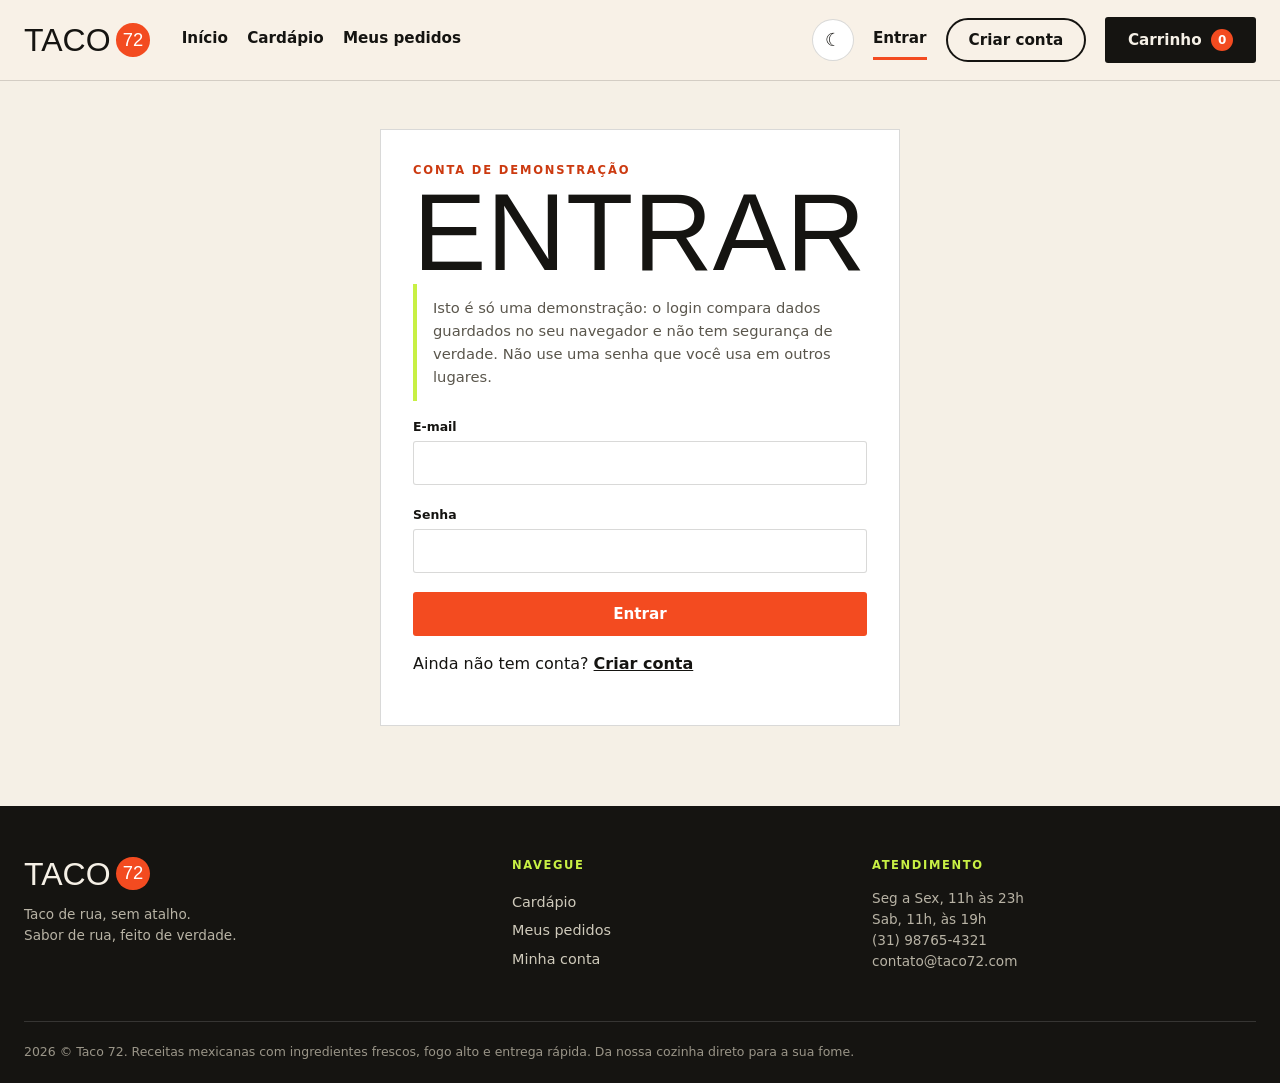
<file: login.html>
<!DOCTYPE html>
<html lang="pt-BR">
<head>
  <meta charset="utf-8">
  <meta name="viewport" content="width=device-width, initial-scale=1">
  <title>Entrar - TACO 72</title>
  <meta name="description" content="Entre na conta de demonstração do TACO 72.">
  <link rel="icon" href="images/favicon.svg" type="image/svg+xml">
  <link rel="stylesheet" href="style.css">
  <script src="data.js"></script>
</head>

<body>

<a class="skip" href="#principal">Pular para o conteúdo</a>

<header id="site-header" class="site-header">

  <div class="wrap nav">

    <a class="logo" href="index.html" aria-label="TACO 72 - página inicial">
      <span>TACO</span>
      <b>72</b>
    </a>

    <button id="btn-menu" class="btn-menu" type="button" aria-label="Abrir menu">☰</button>

    <nav class="nav-links" aria-label="Principal">

      <div class="nav-main">
        <a class="nav-link" href="index.html">Início</a>
        <a class="nav-link" href="cardapio.html">Cardápio</a>
        <a class="nav-link" href="pedidos.html">Meus pedidos</a>
      </div>

      <div class="nav-actions">

        <button id="btn-tema" class="btn-tema" type="button" aria-label="Alternar tema claro e escuro">
          <span class="so-claro">☾</span>
          <span class="so-escuro">☀</span>
        </button>

        <span id="conta-visitante" class="conta">
          <a class="nav-link on" href="login.html">Entrar</a>
          <a class="btn btn-borda" href="cadastro.html">Criar conta</a>
        </span>

        <span id="conta-logada" class="conta" hidden>
          <a class="nav-link" href="perfil.html">Olá, <span id="nome-usuario"></span></a>
          <button id="btn-sair" class="btn btn-borda" type="button">Sair</button>
        </span>

        <a class="btn btn-escuro" href="carrinho.html">
          Carrinho
          <span id="contador" class="contador">0</span>
        </a>

      </div>

    </nav>
  </div>
</header>


<main id="principal">

<div class="caixa-form">

  <span class="eyebrow">Conta de demonstração</span>
  <h1 class="display">Entrar</h1>

  <p class="mensagem aviso note">
    Isto é só uma demonstração: o login compara dados guardados no seu navegador e não tem segurança de verdade.
    Não use uma senha que você usa em outros lugares.
  </p>

  <p id="msg-erro" class="mensagem problema" role="alert" hidden>E-mail ou senha incorretos.</p>
  <p id="msg-ok" class="mensagem" role="status" hidden>Tudo certo! Entrando...</p>

  <form id="form-login" novalidate>

    <label>
      <span>E-mail</span>
      <input type="email" id="email" autocomplete="email" data-tipo="email" data-erro="Digite um e-mail válido.">
      <small class="erro"></small>
    </label>

    <label>
      <span>Senha</span>
      <input type="password" id="senha" autocomplete="current-password" data-tipo="obrigatorio" data-erro="Digite a senha.">
      <small class="erro"></small>
    </label>

    <button class="btn btn-laranja" type="submit">Entrar</button>

  </form>

  <p>Ainda não tem conta? <a id="link-cadastro" href="cadastro.html"><strong>Criar conta</strong></a></p>

</div>
</main>


<footer class="site-footer">

  <div class="wrap rodape-colunas">

    <div>
      <a class="logo" href="index.html" aria-label="TACO 72">
        <span>TACO</span>
        <b>72</b>
      </a>
      <p class="rodape-texto">
        Taco de rua, sem atalho.<br>
        Sabor de rua, feito de verdade.
      </p>
    </div>

    <nav aria-label="Navegue">
      <h2 class="rodape-titulo">Navegue</h2>
      <a href="cardapio.html">Cardápio</a>
      <a href="pedidos.html">Meus pedidos</a>
      <a href="perfil.html">Minha conta</a>
    </nav>

    <div>
      <h2 class="rodape-titulo">Atendimento </h2>
      <p class="rodape-texto">
        Seg a Sex, 11h às 23h<br>
        Sab, 11h, às 19h <br>
        (31) 98765-4321<br>
        contato@taco72.com
      </p>
    </div>

  </div>

  <div class="wrap rodape-fim">
    <p>2026 © <span id="ano"></span> Taco 72. Receitas mexicanas com ingredientes frescos, fogo alto e entrega rápida. Da nossa cozinha direto para a sua fome.</p>
  </div>

</footer>


<script src="main.js"></script>
<script src="autenticacao.js"></script>

</body>
</html>
</file>
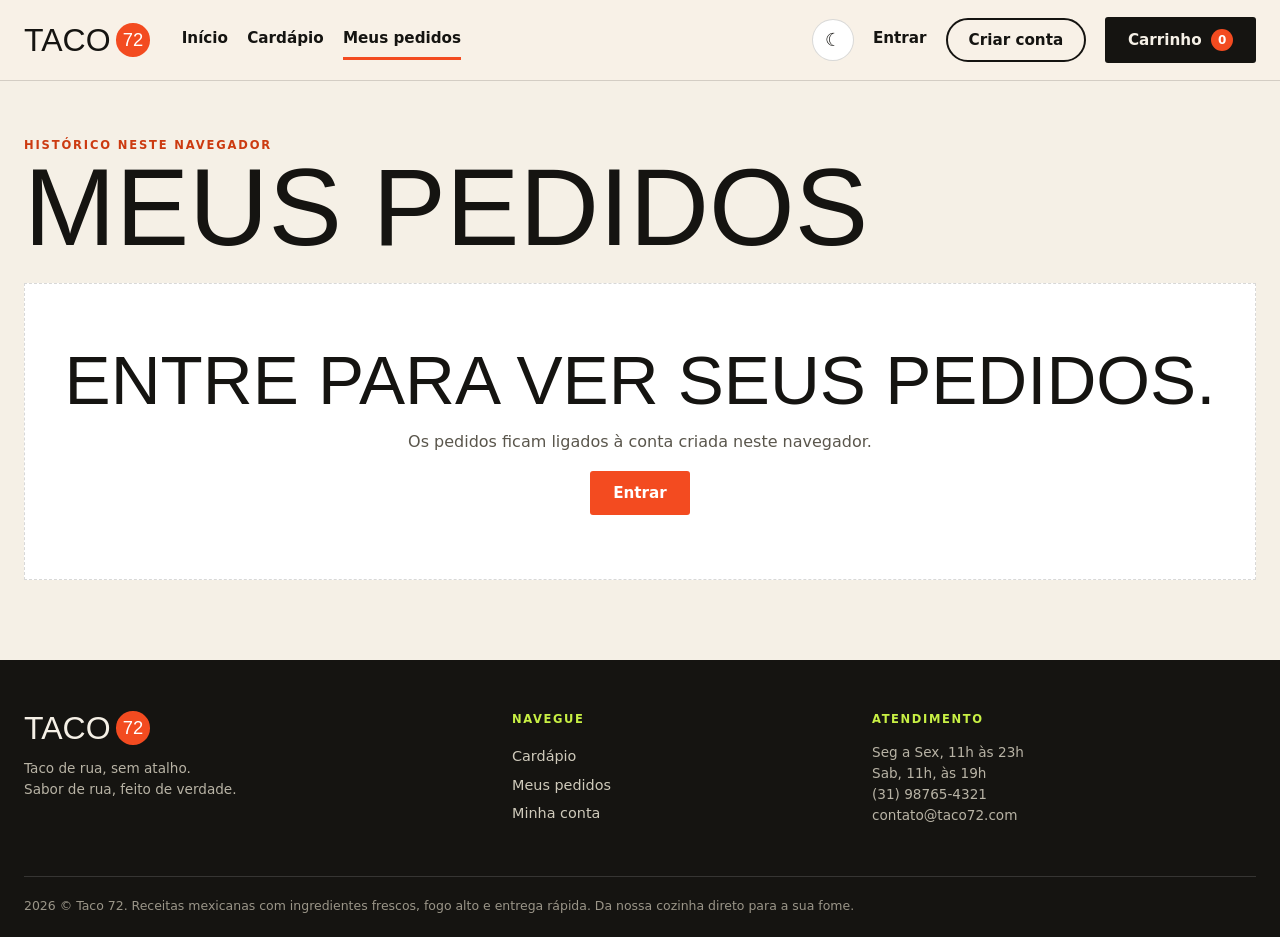
<file: pedidos.html>
<!DOCTYPE html>
<html lang="pt-BR">
<head>
  <meta charset="utf-8">
  <meta name="viewport" content="width=device-width, initial-scale=1">
  <title>Meus pedidos - TACO 72</title>
  <meta name="description" content="Veja os pedidos feitos neste navegador no TACO 72.">
  <link rel="icon" href="images/favicon.svg" type="image/svg+xml">
  <link rel="stylesheet" href="style.css">
  <script src="data.js"></script>
</head>

<body>

<a class="skip" href="#principal">Pular para o conteúdo</a>

<header id="site-header" class="site-header">

  <div class="wrap nav">

    <a class="logo" href="index.html" aria-label="TACO 72 - página inicial">
      <span>TACO</span>
      <b>72</b>
    </a>

    <button id="btn-menu" class="btn-menu" type="button" aria-label="Abrir menu">☰</button>

    <nav class="nav-links" aria-label="Principal">

      <div class="nav-main">
        <a class="nav-link" href="index.html">Início</a>
        <a class="nav-link" href="cardapio.html">Cardápio</a>
        <a class="nav-link on" href="pedidos.html">Meus pedidos</a>
      </div>

      <div class="nav-actions">

        <button id="btn-tema" class="btn-tema" type="button" aria-label="Alternar tema claro e escuro">
          <span class="so-claro">☾</span>
          <span class="so-escuro">☀</span>
        </button>

        <span id="conta-visitante" class="conta">
          <a class="nav-link" href="login.html">Entrar</a>
          <a class="btn btn-borda" href="cadastro.html">Criar conta</a>
        </span>

        <span id="conta-logada" class="conta" hidden>
          <a class="nav-link" href="perfil.html">Olá, <span id="nome-usuario"></span></a>
          <button id="btn-sair" class="btn btn-borda" type="button">Sair</button>
        </span>

        <a class="btn btn-escuro" href="carrinho.html">
          Carrinho
          <span id="contador" class="contador">0</span>
        </a>

      </div>

    </nav>

  </div>

</header>


<main id="principal">

<div class="pagina">

  <div class="pagina-topo">
    <span class="eyebrow">Histórico neste navegador</span>
    <h1 class="display">Meus pedidos</h1>
  </div>


  <!-- aparece se ninguém estiver logado -->
  <div id="precisa-login" class="vazio" hidden>
    <h2 class="display">Entre para ver seus pedidos.</h2>
    <p>Os pedidos ficam ligados à conta criada neste navegador.</p>
    <a class="btn btn-laranja" href="login.html?next=pedidos.html">Entrar</a>
  </div>


  <div id="area-pedidos" hidden>

    <div id="sem-pedidos" class="vazio" hidden>
      <h2 class="display">Nenhum pedido ainda.</h2>
      <p>Quando você finalizar um pedido, ele aparece aqui.</p>
      <a class="btn btn-laranja" href="cardapio.html">Ver cardápio</a>
    </div>

    <ul id="lista-pedidos" class="lista"></ul>

    <p class="note">
      O status é só de demonstração: não existe restaurante nem servidor atualizando o pedido.
    </p>

  </div>

</div>


<template id="modelo-pedido">
  <li class="pedido">

    <div class="pedido-topo">
      <strong class="pedido-numero"></strong>
      <span class="status"></span>
    </div>

    <span class="muted pedido-data"></span>

    <div class="pedido-topo">
      <strong>R$ <span class="pedido-total"></span></strong>
      <button class="btn btn-borda btn-pequeno btn-cancelar" type="button" data-confirmar="Quer mesmo cancelar este pedido?">Cancelar pedido</button>
    </div>

    <details>
      <summary>Ver detalhes</summary>

      <ul class="itens-pedido"></ul>

      <p class="muted">Subtotal R$ <span class="pedido-subtotal"></span> · Entrega R$ <span class="pedido-taxa"></span></p>
      <p><strong>Entrega em:</strong> <span class="pedido-endereco"></span></p>
      <p><strong>Pagamento:</strong> <span class="pedido-pagamento"></span></p>
      <p><strong>Contato:</strong> <span class="pedido-contato"></span></p>
    </details>

  </li>
</template>


<template id="modelo-linha">
  <li>
    <span><span class="linha-qtd"></span>× <span class="linha-nome"></span></span>
    <span>R$ <span class="linha-valor"></span></span>
  </li>
</template>

</main>
<div></div>

<footer class="site-footer">

  <div class="wrap rodape-colunas">

    <div>
      <a class="logo" href="index.html" aria-label="TACO 72">
        <span>TACO</span>
        <b>72</b>
      </a>
      <p class="rodape-texto">
        Taco de rua, sem atalho.<br>
        Sabor de rua, feito de verdade.
      </p>
    </div>

    <nav aria-label="Navegue">
      <h2 class="rodape-titulo">Navegue</h2>
      <a href="cardapio.html">Cardápio</a>
      <a href="pedidos.html">Meus pedidos</a>
      <a href="perfil.html">Minha conta</a>
    </nav>

    <div>
      <h2 class="rodape-titulo">Atendimento </h2>
      <p class="rodape-texto">
        Seg a Sex, 11h às 23h<br>
        Sab, 11h, às 19h <br>
        (31) 98765-4321<br>
        contato@taco72.com
      </p>
    </div>

  </div>

  <div class="wrap rodape-fim">
    <p>2026 © <span id="ano"></span> Taco 72. Receitas mexicanas com ingredientes frescos, fogo alto e entrega rápida. Da nossa cozinha direto para a sua fome.</p>
  </div>

</footer>


<script src="main.js"></script>
<script src="pedidos.js"></script>

</body>
</html>
</file>
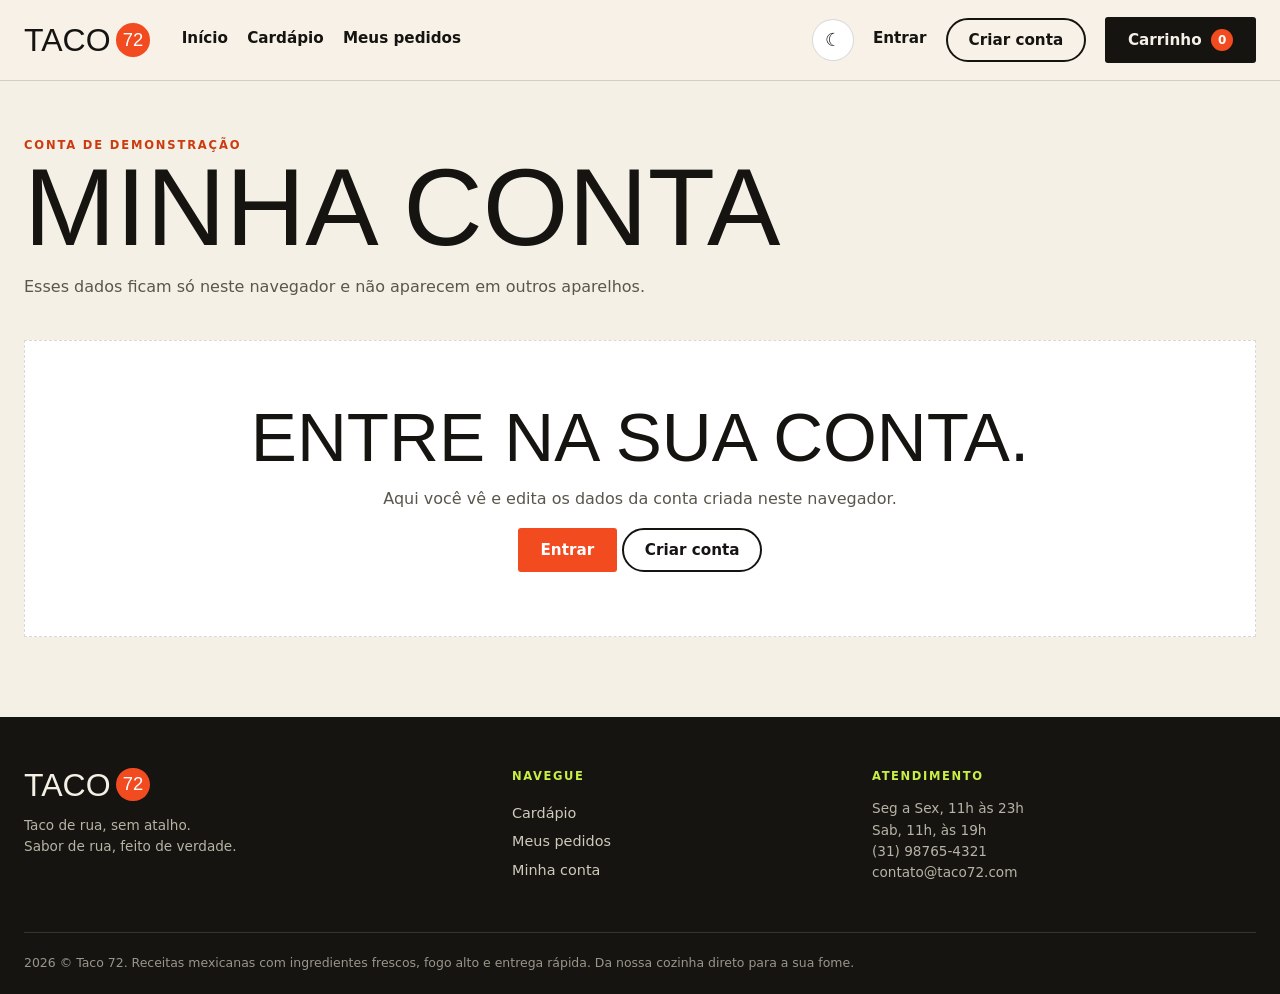
<file: perfil.html>
<!DOCTYPE html>
<html lang="pt-BR">
<head>
  <meta charset="utf-8">
  <meta name="viewport" content="width=device-width, initial-scale=1">
  <title>Minha conta - TACO 72</title>
  <meta name="description" content="Dados da sua conta e endereço de entrega no TACO 72.">
  <link rel="icon" href="images/favicon.svg" type="image/svg+xml">
  <link rel="stylesheet" href="style.css">
  <script src="data.js"></script>
</head>

<body>

<a class="skip" href="#principal">Pular para o conteúdo</a>

<header id="site-header" class="site-header">

  <div class="wrap nav">

    <a class="logo" href="index.html" aria-label="TACO 72 - página inicial">
      <span>TACO</span>
      <b>72</b>
    </a>

    <button id="btn-menu" class="btn-menu" type="button" aria-label="Abrir menu">☰</button>

    <nav class="nav-links" aria-label="Principal">

      <div class="nav-main">
        <a class="nav-link" href="index.html">Início</a>
        <a class="nav-link" href="cardapio.html">Cardápio</a>
        <a class="nav-link" href="pedidos.html">Meus pedidos</a>
      </div>

      <div class="nav-actions">

        <button id="btn-tema" class="btn-tema" type="button" aria-label="Alternar tema claro e escuro">
          <span class="so-claro">☾</span>
          <span class="so-escuro">☀</span>
        </button>

        <span id="conta-visitante" class="conta">
          <a class="nav-link" href="login.html">Entrar</a>
          <a class="btn btn-borda" href="cadastro.html">Criar conta</a>
        </span>

        <span id="conta-logada" class="conta" hidden>
          <a class="nav-link on" href="perfil.html">Olá, <span id="nome-usuario"></span></a>
          <button id="btn-sair" class="btn btn-borda" type="button">Sair</button>
        </span>

        <a class="btn btn-escuro" href="carrinho.html">
          Carrinho
          <span id="contador" class="contador">0</span>
        </a>

      </div>

    </nav>
  </div>
</header>


<main id="principal">

<div class="pagina">

  <div class="pagina-topo">
    <span class="eyebrow">Conta de demonstração</span>
    <h1 class="display">Minha conta</h1>
    <p>Esses dados ficam só neste navegador e não aparecem em outros aparelhos.</p>
  </div>


  <!-- aparece se ninguém estiver logado -->
  <div id="precisa-login" class="vazio" hidden>
    <h2 class="display">Entre na sua conta.</h2>
    <p>Aqui você vê e edita os dados da conta criada neste navegador.</p>
    <a class="btn btn-laranja" href="perfil.html">Entrar</a>
    <a class="btn btn-borda" href="cadastro.html?next=perfil.html">Criar conta</a>
  </div>


  <div id="area-perfil" hidden>

    <fieldset>
      <legend>Dados pessoais</legend>

      <p id="msg-dados-ok" class="mensagem" role="status" hidden>Dados atualizados!</p>

      <form id="form-dados" novalidate>

        <div class="grade-form">

          <label class="dobro">
            <span>Nome completo</span>
            <input type="text" id="nome" data-tipo="texto" data-erro="Digite seu nome completo.">
            <small class="erro"></small>
          </label>

          <label>
            <span>Telefone</span>
            <input type="tel" id="telefone" inputmode="numeric" data-mascara="telefone" data-tipo="telefone" data-erro="Digite o telefone com DDD.">
            <small class="erro"></small>
          </label>

          <label class="dobro">
            <span>E-mail (não dá para mudar)</span>
            <input type="email" id="email" readonly>
          </label>

        </div>

        <p><button class="btn btn-laranja" type="submit">Salvar dados</button></p>

      </form>
    </fieldset>


    <fieldset>
      <legend>Endereço de entrega</legend>

      <p id="msg-endereco-ok" class="mensagem" role="status" hidden>Endereço salvo!</p>

      <form id="form-endereco" novalidate>

        <div class="grade-form">

        <label>
          <span>CEP</span>
          <input type="text" id="cep" inputmode="numeric" placeholder="00000-000" maxlength="9" data-mascara="cep" data-tipo="cep" data-erro="CEP inválido. Digite os 8 números.">
          <small class="erro"></small>
        </label>
        
        <label class="dobro">
          <span>Rua</span>
          <input type="text" id="rua" data-tipo="texto" data-erro="Digite o nome da rua.">
          <small class="erro"></small>
        </label>
        
        <label>
          <span>Número</span>
          <input type="text" id="numero" maxlength="10" data-tipo="obrigatorio" data-erro="Digite o número.">
          <small class="erro"></small>
        </label>
        
        <label>
          <span>Complemento (opcional)</span>
          <input type="text" id="complemento">
          <small class="erro"></small>
        </label>
        
        <label>
          <span>Bairro</span>
          <input type="text" id="bairro" data-tipo="texto" data-erro="Digite o bairro.">
          <small class="erro"></small>
        </label>
        
        <label>
          <span>Cidade</span>
          <input type="text" id="cidade" data-tipo="texto" data-erro="Digite a cidade.">
          <small class="erro"></small>
        </label>
        
        <label>
          <span>UF</span>
          <input type="text" id="uf" maxlength="2" placeholder="SP" data-tipo="uf" data-erro="Use a sigla do estado, ex.: SP.">
          <small class="erro"></small>
        </label>

        </div>

        <p><button class="btn btn-escuro" type="submit">Salvar endereço</button></p>

      </form>
    </fieldset>


    <fieldset>
      <legend>Pedidos</legend>

      <p>Você tem <strong id="qtd-pedidos">0</strong> pedido(s) neste navegador.</p>

      <a class="btn btn-borda" href="pedidos.html">Ver meus pedidos</a>
    </fieldset>


    <button id="btn-sair-perfil" class="btn btn-borda" type="button">Sair da conta</button>

  </div>

</div>

</main>


<footer class="site-footer">

  <div class="wrap rodape-colunas">

    <div>
      <a class="logo" href="index.html" aria-label="TACO 72">
        <span>TACO</span>
        <b>72</b>
      </a>
      <p class="rodape-texto">
        Taco de rua, sem atalho.<br>
        Sabor de rua, feito de verdade.
      </p>
    </div>

    <nav aria-label="Navegue">
      <h2 class="rodape-titulo">Navegue</h2>
      <a href="cardapio.html">Cardápio</a>
      <a href="pedidos.html">Meus pedidos</a>
      <a href="perfil.html">Minha conta</a>
    </nav>

    <div>
      <h2 class="rodape-titulo">Atendimento </h2>
      <p class="rodape-texto">
        Seg a Sex, 11h às 23h<br>
        Sab, 11h, às 19h <br>
        (31) 98765-4321<br>
        contato@taco72.com
      </p>
    </div>

  </div>

  <div class="wrap rodape-fim">
    <p>2026 © <span id="ano"></span> Taco 72. Receitas mexicanas com ingredientes frescos, fogo alto e entrega rápida. Da nossa cozinha direto para a sua fome.</p>
  </div>

</footer>


<script src="main.js"></script>
<script src="perfil.js"></script>

</body>
</html>
</file>
<file: style.css>
* {
  box-sizing: border-box;
}

:root {
  --fundo: #F5F0E6;
  --texto: #151411;
  --limao: #C8F044;
  --laranja: #F34B20;
  --laranja-texto: #CC3A10;
  --verde: #1E4B35;
  --branco: #FFFFFF;
  --cabecalho: #F8F1E7;
  --linha: rgba(21, 20, 17, 0.16);
  --cinza: #5A564C;
  --faixa-escura: #151411;
  --campo: #FFFFFF;
  --erro: #B3261E;

  --fonte-titulo: Anton, "Bebas Neue", Impact, "Arial Narrow", sans-serif;
  --fonte-texto: "DM Sans", "Segoe UI", system-ui, Roboto, Arial, sans-serif;
}

[data-theme="dark"] {
  --fundo: #1A1915;
  --texto: #F5F0E6;
  --branco: #24221D;
  --cabecalho: #1F1E19;
  --linha: rgba(245, 240, 230, 0.2);
  --cinza: #BDB7A8;
  --faixa-escura: #0E0D0B;
  --campo: #2C2A24;
  --laranja-texto: #FF7A55;
  --erro: #FF8A80;
}


body {
  display: flex;
  flex-direction: column;
  min-height: 100vh;

  margin: 0;
  background: var(--fundo);
  color: var(--texto);
  font: 16px/1.55 var(--fonte-texto);
}

main {
  flex: 1;
}

img {
  display: block;
  max-width: 100%;
}

a {
  color: inherit;
}

[hidden] {
  display: none !important;
}

:focus-visible {
  outline: 3px solid var(--laranja);
  outline-offset: 2px;
}

.wrap {
  width: min(1240px, 100% - 48px);
  margin: 0 auto;
}

.skip {
  position: absolute;
  left: -999px;
  top: 8px;
  padding: 8px 14px;
  background: var(--texto);
  color: var(--fundo);
}

.skip:focus {
  left: 8px;
}

.sr {
  position: absolute;
  width: 1px;
  height: 1px;
  overflow: hidden;
  clip: rect(0 0 0 0);
}



.display {
  margin: 0;
  font-family: var(--fonte-titulo);
  font-weight: 400;
  line-height: 0.95;
  text-transform: uppercase;
}

h1.display {
  font-size: clamp(3.2rem, 8.6vw, 7.4rem);
}

h2.display {
  font-size: clamp(2.4rem, 5.4vw, 4.4rem);
}

.eyebrow {
  display: block;
  font-size: 0.72rem;
  font-weight: 700;
  letter-spacing: 0.16em;
  text-transform: uppercase;
  color: var(--laranja-texto);
}

.lead {
  max-width: 34rem;
  font-size: 1.08rem;
  color: var(--cinza);
}

.muted {
  color: var(--cinza);
}

.note {
  font-size: 0.82rem;
  color: var(--cinza);
}



.btn {
  display: inline-flex;
  align-items: center;
  justify-content: center;
  gap: 0.6rem;
  min-height: 44px;
  padding: 0.65rem 1.3rem;
  border: 2px solid transparent;
  border-radius: 3px;
  font: 700 0.95rem var(--fonte-texto);
  text-decoration: none;
  cursor: pointer;
}

.btn:hover {
  transform: translateY(-1px);
}

.btn-laranja {
  background: var(--laranja);
  color: #FFFFFF;
}

.btn-laranja:hover {
  background: #D93D14;
}

.btn-escuro {
  background: var(--texto);
  color: var(--fundo);
}

.btn-borda {
  background: transparent;
  border-color: var(--texto);
  border-radius: 999px;
  color: var(--texto);
}

.btn-limao {
  background: var(--limao);
  color: #151411;
}

.btn-pequeno {
  min-height: 36px;
  padding: 0.3rem 0.8rem;
  font-size: 0.85rem;
}

.link-btn {
  padding: 0;
  border: 0;
  background: none;
  font-size: 0.85rem;
  font-weight: 700;
  color: var(--laranja-texto);
  text-decoration: underline;
  cursor: pointer;
}



.site-header {
  position: sticky;
  top: 0;
  z-index: 50;
  background: var(--cabecalho);
  border-bottom: 1px solid var(--linha);
}

.nav {
  display: flex;
  align-items: center;
  gap: 2rem;
  min-height: 80px;
}

.logo {
  display: inline-flex;
  align-items: center;
  gap: 0.35rem;
  font-family: var(--fonte-titulo);
  font-size: 2rem;
  line-height: 1;
  text-transform: uppercase;
  text-decoration: none;
}

.logo b {
  display: inline-grid;
  place-items: center;
  width: 2.1rem;
  height: 2.1rem;
  border-radius: 50%;
  background: var(--laranja);
  color: #FFFFFF;
  font-size: 1.15rem;
  font-weight: 400;
}

.nav-links {
  display: flex;
  flex: 1;
  align-items: center;
  justify-content: space-between;
  gap: 1rem;
}

.nav-main,
.nav-actions,
.conta {
  display: flex;
  align-items: center;
  gap: 1.2rem;
}

.nav-link {
  padding: 0.4rem 0;
  border-bottom: 3px solid transparent;
  font-size: 0.95rem;
  font-weight: 600;
  text-decoration: none;
}

.nav-link:hover,
.nav-link.on {
  border-color: var(--laranja);
}

.btn-tema {
  display: grid;
  place-items: center;
  width: 42px;
  height: 42px;
  border: 1px solid var(--linha);
  border-radius: 50%;
  background: var(--branco);
  color: var(--texto);
  font-size: 1.1rem;
  cursor: pointer;
}

.so-escuro {
  display: none;
}

[data-theme="dark"] .so-claro {
  display: none;
}

[data-theme="dark"] .so-escuro {
  display: inline;
}

.contador {
  display: inline-grid;
  place-items: center;
  min-width: 22px;
  height: 22px;
  padding: 0 6px;
  border-radius: 99px;
  background: var(--laranja);
  color: #FFFFFF;
  font-size: 0.75rem;
}

.btn-menu {
  display: none;
  place-items: center;
  width: 44px;
  height: 44px;
  margin-left: auto;
  border: 1px solid var(--linha);
  border-radius: 3px;
  background: var(--branco);
  color: var(--texto);
  font-size: 1.3rem;
  cursor: pointer;
}



.hero {
  display: grid;
  grid-template-columns: 1fr 1.12fr;
  min-height: 650px;
}

.hero-esquerda {
  display: flex;
  flex-direction: column;
  justify-content: center;
  gap: 1.4rem;
  padding: 4rem clamp(1.5rem, 6vw, 6rem);
}

.hero-botoes {
  display: flex;
  align-items: center;
  flex-wrap: wrap;
  gap: 1.6rem;
}

.tempo {
  padding-left: 1.4rem;
  border-left: 1px solid var(--linha);
  font-size: 1.4rem;
  font-weight: 700;
  line-height: 1.1;
}

.tempo small {
  display: block;
  margin-top: 0.3rem;
  font-size: 0.68rem;
  font-weight: 500;
  letter-spacing: 0.14em;
  text-transform: uppercase;
  color: var(--cinza);
}

.hero-direita {
  position: relative;
  display: grid;
  place-items: center;
  padding: 2rem;
  overflow: hidden;
  background: var(--limao);
  color: #151411;
}

.circulo-externo {
  display: grid;
  place-items: center;
  width: min(610px, 92%);
  aspect-ratio: 1;
  border: 1px solid rgba(21, 20, 17, 0.35);
  border-radius: 50%;
}

.circulo-interno {
  display: grid;
  place-items: center;
  width: 82%;
  aspect-ratio: 1;
  border: 1px dashed rgba(21, 20, 17, 0.35);
  border-radius: 50%;
}

.circulo-interno img {
  width: 92%;
  aspect-ratio: 1;
  border-radius: 50%;
  object-fit: cover;
  box-shadow: 0 30px 50px -20px rgba(0, 0, 0, 0.45);
}

.feito-na-hora {
  position: absolute;
  left: 8%;
  top: 14%;
  font: 700 1.5rem/1.1 "Segoe Print", "Comic Sans MS", cursive;
  transform: rotate(-8deg);
}

.nota {
  position: absolute;
  left: 10%;
  bottom: 12%;
  display: flex;
  align-items: center;
  gap: 0.7rem;
  padding: 0.7rem 1rem;
  background: #151411;
  color: #F5F0E6;
}

.nota b {
  font: 400 2.4rem/1 var(--fonte-titulo);
}

.nota span {
  font-size: 0.7rem;
  letter-spacing: 0.1em;
  color: var(--limao);
}

.nota small {
  display: block;
  max-width: 11rem;
  font-size: 0.62rem;
  letter-spacing: 0;
  color: #CFCABB;
}

.texto-vertical {
  position: absolute;
  right: 14px;
  top: 50%;
  font-size: 0.64rem;
  letter-spacing: 0.22em;
  text-transform: uppercase;
  writing-mode: vertical-rl;
  transform: translateY(-50%);
}



.faixa-busca {
  padding: 2rem 0 1.4rem;
  background: var(--faixa-escura);
  color: #F5F0E6;
}

.busca {
  display: flex;
  align-items: center;
  gap: 0.5rem;
  width: min(900px, 100% - 48px);
  margin: 0 auto;
  padding: 6px 6px 6px 1rem;
  background: #FFFDF7;
  color: #151411;
}

.busca input {
  flex: 1;
  min-width: 0;
  padding: 0.8rem 0.4rem;
  border: 0;
  background: transparent;
  color: #151411;
  font: 1rem var(--fonte-texto);
}

.busca input:focus {
  outline: none;
}

.busca:focus-within {
  outline: 3px solid var(--limao);
}

.chips {
  display: flex;
  flex-wrap: wrap;
  align-items: center;
  gap: 0.6rem;
  width: min(900px, 100% - 48px);
  margin: 0.9rem auto 0;
  font-size: 0.78rem;
  color: #C9C4B6;
}

.chip {
  padding: 0.35rem 0.9rem;
  border: 1px solid rgba(255, 255, 255, 0.4);
  border-radius: 99px;
  color: #F5F0E6;
  font-weight: 500;
  text-decoration: none;
}

.chip:hover {
  border-color: var(--limao);
  background: var(--limao);
  color: #151411;
}



.secao {
  width: min(1240px, 100% - 48px);
  margin: 0 auto;
  padding: 5rem 0;
}

.secao-topo {
  display: flex;
  align-items: flex-end;
  justify-content: space-between;
  flex-wrap: wrap;
  gap: 1rem;
  margin-bottom: 2rem;
}

.secao-topo .eyebrow {
  margin-bottom: 0.5rem;
}

.link-seta {
  font-weight: 700;
  color: var(--laranja-texto);
  text-decoration: none;
}

.link-seta:hover {
  text-decoration: underline;
}

.grade-cards {
  display: grid;
  grid-template-columns: repeat(3, 1fr);
  gap: 1.4rem;
}

.card {
  display: flex;
  flex-direction: column;
  background: var(--branco);
  border: 1px solid var(--linha);
}

.card-img {
  position: relative;
  aspect-ratio: 3 / 2;
  overflow: hidden;
  background: var(--linha);
}

.card-img img {
  width: 100%;
  height: 100%;
  object-fit: cover;
}

.tag {
  position: absolute;
  left: 14px;
  top: 14px;
  padding: 0.35rem 0.6rem;
  background: var(--limao);
  color: #151411;
  font-size: 0.66rem;
  font-weight: 800;
  letter-spacing: 0.1em;
}

.card-body {
  display: flex;
  flex: 1;
  flex-direction: column;
  gap: 0.4rem;
  padding: 1.2rem 1.3rem 1.3rem;
}

.card-body h3 {
  margin: 0;
  font-size: 1.3rem;
  font-weight: 500;
}

.desc {
  flex: 1;
  margin: 0;
  font-size: 0.88rem;
  color: var(--cinza);
}

.marcas {
  display: flex;
  flex-wrap: wrap;
  gap: 0.4rem;
  margin: 0.2rem 0 0;
}

.marca {
  padding: 0.15rem 0.5rem;
  border: 1px solid var(--linha);
  border-radius: 99px;
  font-size: 0.7rem;
  font-weight: 700;
}

.card-rodape {
  display: flex;
  align-items: center;
  justify-content: space-between;
  margin-top: 0.8rem;
}

.preco {
  font-size: 1.1rem;
}

.add {
  display: grid;
  place-items: center;
  width: 42px;
  height: 42px;
  border: 0;
  border-radius: 50%;
  background: var(--texto);
  color: var(--fundo);
  font-size: 1.4rem;
  cursor: pointer;
}

.add:hover {
  transform: scale(1.08);
}



.institucional {
  display: grid;
  grid-template-columns: 1.05fr 1fr;
  min-height: 560px;
  background: var(--verde);
  color: #F5F0E6;
}

.inst-imagem {
  position: relative;
  overflow: hidden;
}

.inst-imagem img {
  width: 100%;
  height: 100%;
  object-fit: cover;
}

.inst-imagem::after {
  content: "";
  position: absolute;
  inset: 0;
  background: linear-gradient(90deg, transparent 60%, var(--verde));
}

.numero-72 {
  position: absolute;
  left: 0;
  bottom: -0.14em;
  z-index: 2;
  font: 400 clamp(7rem, 16vw, 14rem)/1 var(--fonte-titulo);
  color: var(--limao);
}

.inst-texto {
  display: flex;
  flex-direction: column;
  justify-content: center;
  gap: 1.2rem;
  padding: 4rem clamp(1.5rem, 5vw, 5rem);
}

.inst-texto .eyebrow {
  color: var(--limao);
}

.inst-texto h2 {
  font-size: clamp(3rem, 7vw, 6.2rem);
}

.inst-texto h2 span {
  color: var(--limao);
}

.inst-texto p {
  max-width: 36rem;
  margin: 0;
  color: #D8D3C4;
}

.indicadores {
  display: flex;
  flex-wrap: wrap;
  gap: 1.6rem;
  margin: 0.5rem 0 0;
  padding: 1.3rem 0 0;
  border-top: 1px solid rgba(245, 240, 230, 0.25);
  list-style: none;
  font-size: 0.72rem;
  font-weight: 800;
  letter-spacing: 0.1em;
  color: var(--limao);
}



.site-footer {
  padding: 3.2rem 0 1.4rem;
  background: var(--faixa-escura);
  color: #F5F0E6;
}

.rodape-colunas {
  display: grid;
  grid-template-columns: 1.4fr 1fr 1.2fr;
  gap: 2.5rem;
}

.rodape-colunas a:not(.logo) {
  display: block;
  padding: 0.2rem 0;
  font-size: 0.9rem;
  color: #CFCABB;
  text-decoration: none;
}

.rodape-colunas a:not(.logo):hover {
  color: var(--limao);
}

.rodape-titulo {
  margin: 0 0 0.8rem;
  font-size: 0.72rem;
  letter-spacing: 0.14em;
  text-transform: uppercase;
  color: var(--limao);
}

.rodape-texto {
  margin: 0.7rem 0;
  font-size: 0.85rem;
  color: #B8B3A5;
}

.rodape-fim {
  margin-top: 2.4rem;
  padding-top: 1.2rem;
  border-top: 1px solid rgba(255, 255, 255, 0.14);
  font-size: 0.78rem;
  color: #9A9588;
}

.rodape-fim p {
  margin: 0;
}



.pagina {
  width: min(1240px, 100% - 48px);
  margin: 0 auto;
  padding-bottom: 5rem;
}

.pagina-topo {
  padding: 3.5rem 0 1.5rem;
}

.pagina-topo p {
  max-width: 40rem;
  color: var(--cinza);
}

.filtros {
  display: grid;
  grid-template-columns: 2fr 1fr;
  align-items: end;
  gap: 1rem;
  margin-bottom: 1.2rem;
  padding: 1.2rem;
  background: var(--branco);
  border: 1px solid var(--linha);
}

.opcoes {
  display: flex;
  flex-wrap: wrap;
  gap: 1.4rem;
  margin-bottom: 1rem;
}

.opcao {
  display: flex;
  align-items: center;
  gap: 0.5rem;
  font-size: 0.9rem;
}

.opcao input {
  width: 18px;
  height: 18px;
  accent-color: var(--laranja);
}

.contagem {
  margin: 0 0 1rem;
  font-size: 0.9rem;
  color: var(--cinza);
}

.vazio {
  padding: 4rem 1rem;
  text-align: center;
  background: var(--branco);
  border: 1px dashed var(--linha);
}

.vazio p {
  color: var(--cinza);
}



label > span:first-child {
  display: block;
  margin-bottom: 0.3rem;
  font-size: 0.78rem;
  font-weight: 700;
}

input[type="text"],
input[type="email"],
input[type="password"],
input[type="tel"],
input[type="search"],
select {
  width: 100%;
  min-height: 44px;
  padding: 0.6rem 0.8rem;
  border: 1px solid var(--linha);
  border-radius: 3px;
  background: var(--campo);
  color: var(--texto);
  font: 1rem var(--fonte-texto);
}

input[aria-invalid="true"] {
  border-color: var(--erro);
}

.erro {
  display: block;
  margin-top: 0.2rem;
  font-size: 0.8rem;
  color: var(--erro);
}

.caixa-form {
  max-width: 520px;
  margin: 3rem auto 5rem;
  padding: 2rem;
  background: var(--branco);
  border: 1px solid var(--linha);
}

.caixa-form form {
  display: grid;
  gap: 1rem;
}

.mensagem {
  margin: 0 0 1rem;
  padding: 0.8rem 1rem;
  background: var(--branco);
  border-left: 4px solid var(--verde);
  font-size: 0.92rem;
}

.mensagem.aviso {
  border-color: var(--limao);
}

.mensagem.problema {
  border-color: var(--erro);
}

fieldset {
  margin: 0 0 1.2rem;
  padding: 1.2rem;
  background: var(--branco);
  border: 1px solid var(--linha);
}

legend {
  padding: 0 0.5rem;
  font: 400 1.4rem var(--fonte-titulo);
  text-transform: uppercase;
}

.grade-form {
  display: grid;
  grid-template-columns: repeat(3, 1fr);
  gap: 1rem;
}

.dobro {
  grid-column: span 2;
}

.pagamento {
  display: flex;
  align-items: center;
  gap: 0.6rem;
  margin-bottom: 0.6rem;
  padding: 0.7rem;
  border: 1px solid var(--linha);
}

.pagamento input {
  width: 18px;
  height: 18px;
  accent-color: var(--laranja);
}



.carrinho-grade {
  display: grid;
  grid-template-columns: 1fr 360px;
  align-items: start;
  gap: 2rem;
}

.lista-itens {
  display: grid;
  gap: 1rem;
  margin: 0;
  padding: 0;
  list-style: none;
}

.item {
  display: grid;
  grid-template-columns: 96px 1fr auto;
  align-items: center;
  gap: 1rem;
  padding: 0.8rem;
  background: var(--branco);
  border: 1px solid var(--linha);
}

.item img {
  width: 96px;
  height: 80px;
  object-fit: cover;
}

.item h3 {
  margin: 0;
  font-size: 1.05rem;
  font-weight: 600;
}

.item-direita {
  display: grid;
  justify-items: end;
  gap: 0.4rem;
  text-align: right;
}

.quantidade {
  display: inline-flex;
  align-items: center;
  border: 1px solid var(--linha);
}

.quantidade button {
  width: 36px;
  height: 40px;
  border: 0;
  background: transparent;
  color: var(--texto);
  font-size: 1.2rem;
  cursor: pointer;
}

.quantidade span {
  min-width: 36px;
  text-align: center;
}

.resumo {
  position: sticky;
  top: 100px;
  padding: 1.4rem;
  background: var(--branco);
  border: 1px solid var(--linha);
}

.resumo h2 {
  margin: 0 0 1rem;
  font: 400 1.7rem var(--fonte-titulo);
  text-transform: uppercase;
}

.resumo-linha {
  display: flex;
  justify-content: space-between;
  padding: 0.4rem 0;
}

.resumo-linha.total {
  margin-top: 0.5rem;
  padding-top: 0.8rem;
  border-top: 1px solid var(--linha);
  font-size: 1.2rem;
  font-weight: 800;
}

.resumo .btn {
  width: 100%;
  margin-top: 1rem;
}



.lista {
  display: grid;
  gap: 1rem;
  margin: 0;
  padding: 0;
  list-style: none;
}

.pedido {
  display: grid;
  gap: 0.6rem;
  padding: 1.2rem;
  background: var(--branco);
  border: 1px solid var(--linha);
}

.pedido-topo {
  display: flex;
  align-items: center;
  justify-content: space-between;
  flex-wrap: wrap;
  gap: 1rem;
}

.status {
  padding: 0.2rem 0.7rem;
  border-radius: 99px;
  background: var(--limao);
  color: #151411;
  font-size: 0.75rem;
  font-weight: 800;
}

.status.cancelado {
  background: var(--erro);
  color: #FFFFFF;
}

.itens-pedido {
  margin: 0 0 1rem;
  padding: 0;
  list-style: none;
  font-size: 0.88rem;
}

.itens-pedido li {
  display: flex;
  justify-content: space-between;
  gap: 0.6rem;
  padding: 0.25rem 0;
}









@media (max-width: 1024px) {

  .grade-cards {
    grid-template-columns: repeat(2, 1fr);
  }

  .carrinho-grade {
    grid-template-columns: 1fr;
  }

  .resumo {
    position: static;
  }

  .hero {
    min-height: 560px;
  }

  .rodape-colunas {
    grid-template-columns: 1fr 1fr;
  }

}



@media (max-width: 860px) {

  /* menu vira botão */
  .btn-menu {
    display: grid;
  }

  .nav {
    min-height: 68px;
  }

  .nav-links {
    position: absolute;
    left: 0;
    right: 0;
    top: 100%;
    display: none;
    flex-direction: column;
    align-items: stretch;
    gap: 1.2rem;
    padding: 1rem 24px 1.4rem;
    background: var(--cabecalho);
    border-bottom: 1px solid var(--linha);
  }

  .site-header.aberto .nav-links {
    display: flex;
  }

  .nav-main {
    flex-direction: column;
    align-items: stretch;
    gap: 0.4rem;
  }

  .nav-actions {
    flex-wrap: wrap;
  }

  .nav-link {
    display: flex;
    align-items: center;
    min-height: 44px;
  }

  .hero {
    grid-template-columns: 1fr;
    min-height: 0;
  }

  .hero-esquerda {
    padding: 3rem 24px;
  }

  .hero-direita {
    min-height: 480px;
  }

  .feito-na-hora {
    left: 6%;
    top: 6%;
  }

  .nota {
    left: 5%;
    bottom: 6%;
  }

  .institucional {
    grid-template-columns: 1fr;
  }

  .inst-imagem {
    min-height: 320px;
  }

  .inst-imagem::after {
    background: linear-gradient(180deg, transparent 60%, var(--verde));
  }

  .inst-texto {
    padding: 2.5rem 24px 3rem;
  }

  .secao {
    padding: 3.5rem 0;
  }

}



@media (max-width: 640px) {

  .wrap,
  .secao,
  .pagina {
    width: calc(100% - 32px);
  }

  .grade-cards {
    grid-template-columns: 1fr;
  }

  .filtros {
    grid-template-columns: 1fr;
  }

  .grade-form {
    grid-template-columns: 1fr 1fr;
  }

  .dobro {
    grid-column: 1 / -1;
  }

  .rodape-colunas {
    grid-template-columns: 1fr;
    gap: 1.8rem;
  }

  .item {
    grid-template-columns: 72px 1fr;
  }

  .item img {
    width: 72px;
    height: 64px;
  }

  .item-direita {
    grid-column: 1 / -1;
    grid-template-columns: auto auto;
    align-items: center;
    justify-content: space-between;
    justify-items: start;
  }

  .busca {
    flex-wrap: wrap;
  }

  .busca input {
    flex: 1 1 60%;
  }

  .busca .btn {
    flex: 1 1 100%;
  }

  .caixa-form {
    margin: 1.5rem 16px 3rem;
    padding: 1.3rem;
  }

  .hero-direita {
    min-height: 400px;
    padding: 1rem;
  }

  .texto-vertical {
    display: none;
  }

  .btn {
    min-height: 48px;
  }

  .hero-botoes .btn {
    width: 100%;
  }

  .tempo {
    padding-left: 0;
    border-left: 0;
  }

}



@media (max-width: 400px) {

  .grade-form {
    grid-template-columns: 1fr;
  }

  .logo {
    font-size: 1.7rem;
  }

  h1.display {
    font-size: 3.1rem;
  }

}
</file>
